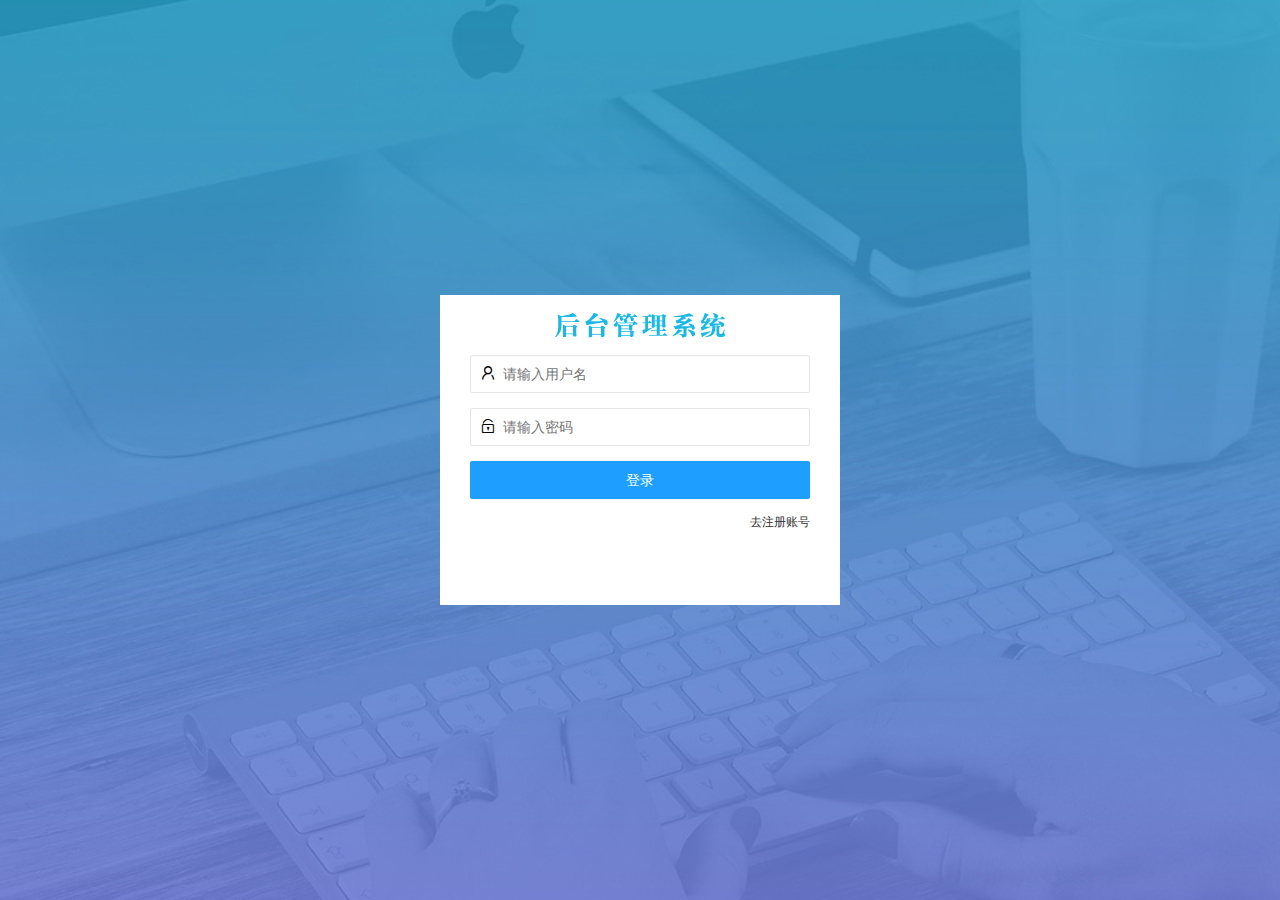
<file: login.html>
<!DOCTYPE html>
<html lang="en">
<head>
    <meta charset="UTF-8">
    <meta name="viewport" content="width=device-width, initial-scale=1.0">
    <title>Document</title>
    <link rel="stylesheet" href="/layui/css/layui.css">
    <link rel="stylesheet" href="/css/login.css">
</head>
<body>
    <div class="bg"></div>
    <!-- 登录注册区域 -->
    <div class="loginAndRegBox">
        <div class="title-box"></div>
        <!-- 登录的div -->
        <div class="login-box">
          <!-- 登录的表单 -->
          <form class="layui-form" id="form_login">
            <!-- 用户名 -->
            <div class="layui-form-item">
              <i class="layui-icon layui-icon-username"></i>
              <input type="text" name="username" required lay-verify="required" placeholder="请输入用户名" autocomplete="off" class="layui-input" />
            </div>
            <!-- 密码 -->
            <div class="layui-form-item">
              <i class="layui-icon layui-icon-password"></i>
              <input type="password" name="password" lay-verify="pass" required lay-verify="required|pwd" placeholder="请输入密码" autocomplete="off" class="layui-input" />
            </div>
            <!-- 登录按钮 -->
            <div class="layui-form-item">
              <!-- 注意：表单提交按钮和普通按钮的区别，就是 lay-submit 属性 -->
              <button class="layui-btn layui-btn-fluid layui-btn-normal" lay-submit>登录</button>
            </div>
            <div class="layui-form-item links">
              <a href="javascript:;" id="link_reg">去注册账号</a>
            </div>
          </form>
        </div>
        <!-- 注册的div -->
        <div class="reg-box">
          <!-- 注册的表单 -->
          <form class="layui-form" id="form_reg">
            <!-- 用户名 -->
            <div class="layui-form-item">
              <i class="layui-icon layui-icon-username"></i>
              <input type="text" name="username" required lay-verify="required" placeholder="请输入用户名" autocomplete="off" class="layui-input" />
            </div>
            <!-- 密码 -->
            <div class="layui-form-item">
              <i class="layui-icon layui-icon-password"></i>
              <input type="password" name="password" required lay-verify="required|pwd" placeholder="请输入密码" autocomplete="off" class="layui-input" />
            </div>
            <!-- 密码确认框 -->
            <div class="layui-form-item">
              <i class="layui-icon layui-icon-password"></i>
              <input type="password" name="repassword" required lay-verify="required|pwd|repwd" placeholder="再次确认密码" autocomplete="off" class="layui-input" />
            </div>
            <!-- 注册按钮 -->
            <div class="layui-form-item">
              <!-- 注意：表单提交按钮和普通按钮的区别，就是 lay-submit 属性 -->
              <button class="layui-btn layui-btn-fluid layui-btn-normal" lay-submit>注册</button>
            </div>
            <div class="layui-form-item links">
              <a href="javascript:;" id="link_login">去登录</a>
            </div>
          </form>
        </div>
      </div>
</body>
<script src="/layui/layui.all.js"></script>
<script src="/js/jquery.js"></script>
<script src="/js/baseAPI.js"></script>
<script src="/js/login.js"></script>
</html>
</file>
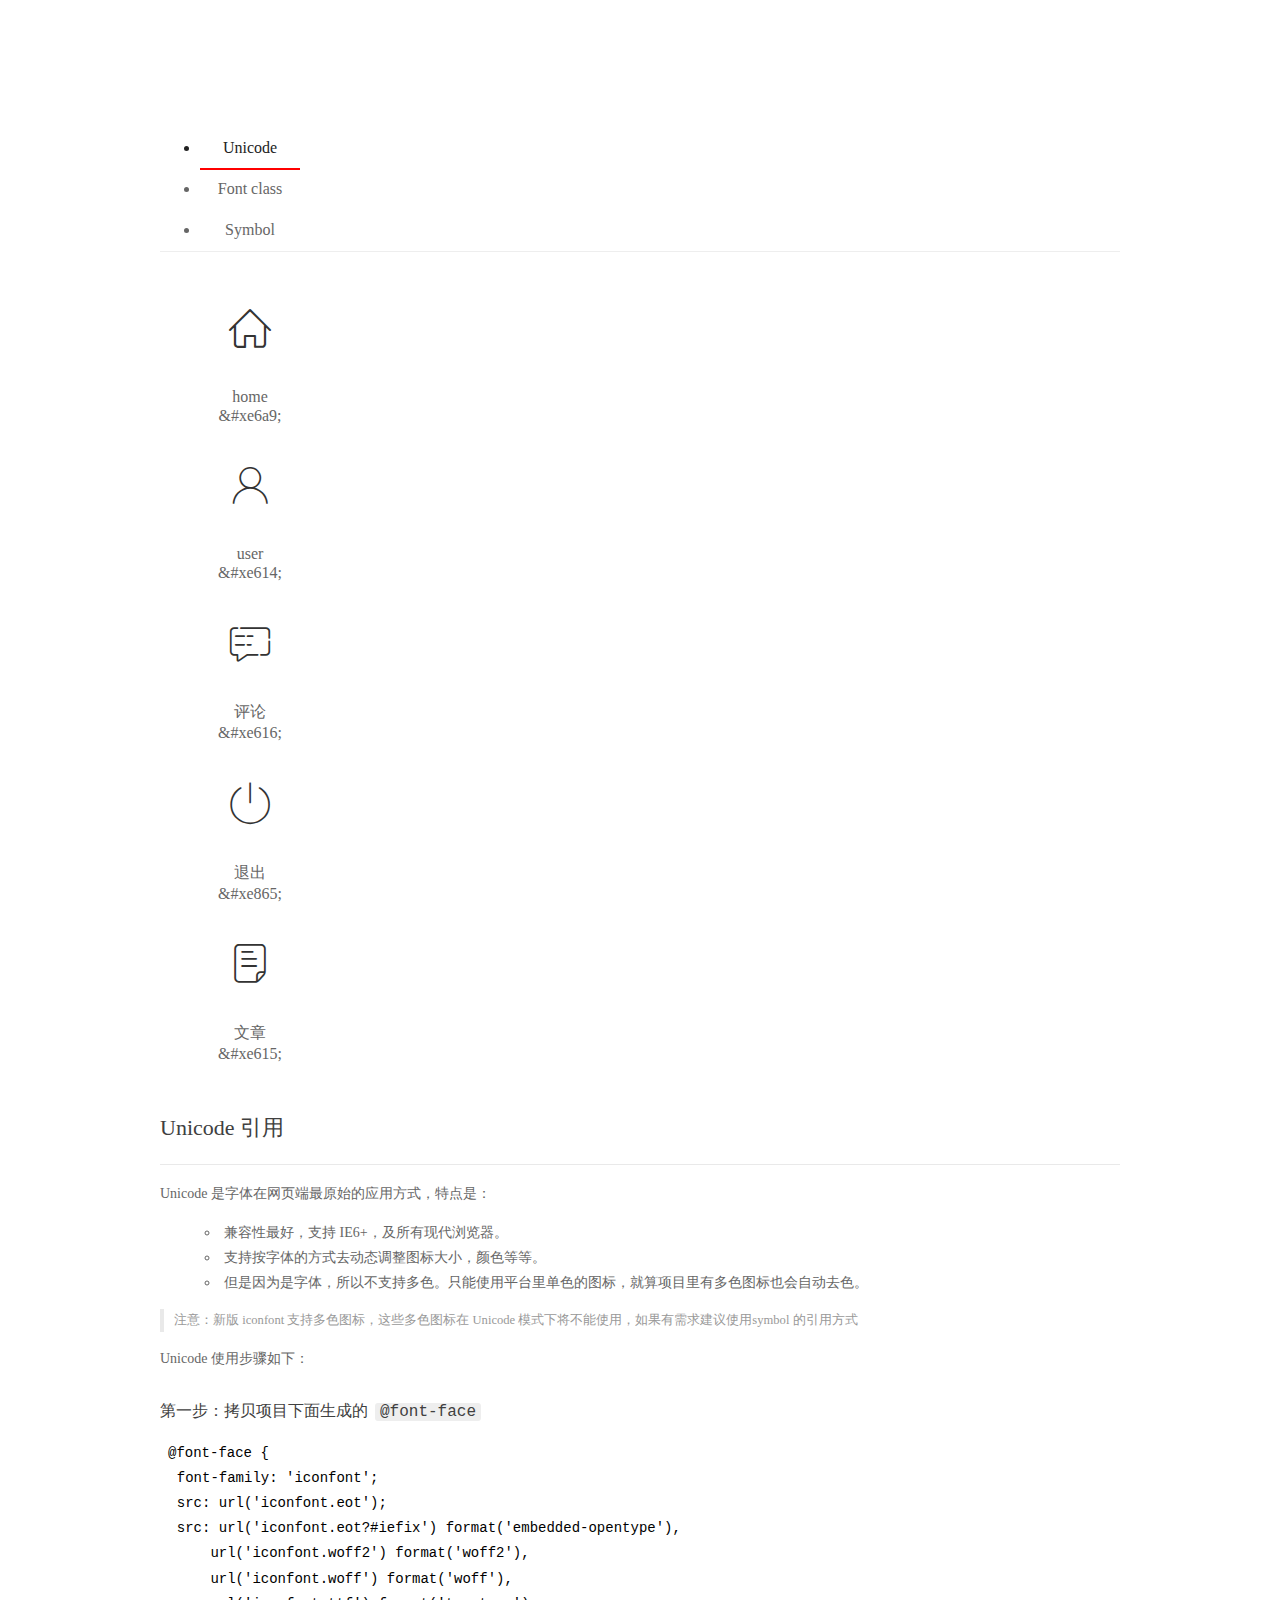
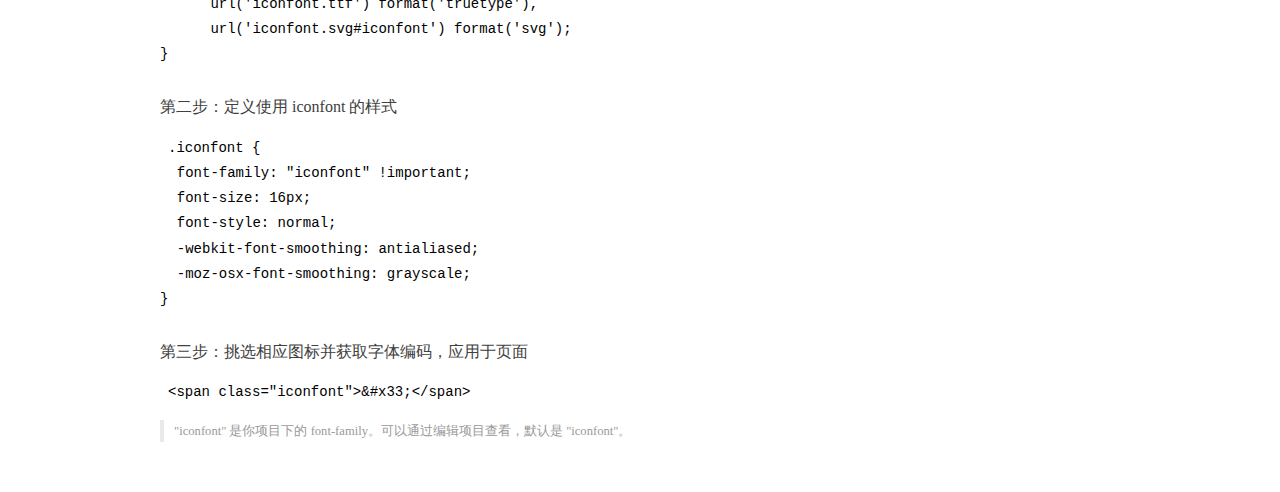
<file: fonts/demo_index.html>
<!DOCTYPE html>
<html>
<head>
  <meta charset="utf-8"/>
  <title>IconFont Demo</title>
  <link rel="shortcut icon" href="https://gtms04.alicdn.com/tps/i4/TB1_oz6GVXXXXaFXpXXJDFnIXXX-64-64.ico" type="image/x-icon"/>
  <link rel="stylesheet" href="https://g.alicdn.com/thx/cube/1.3.2/cube.min.css">
  <link rel="stylesheet" href="demo.css">
  <link rel="stylesheet" href="iconfont.css">
  <script src="iconfont.js"></script>
  <!-- jQuery -->
  <script src="https://a1.alicdn.com/oss/uploads/2018/12/26/7bfddb60-08e8-11e9-9b04-53e73bb6408b.js"></script>
  <!-- 代码高亮 -->
  <script src="https://a1.alicdn.com/oss/uploads/2018/12/26/a3f714d0-08e6-11e9-8a15-ebf944d7534c.js"></script>
</head>
<body>
  <div class="main">
    <h1 class="logo"><a href="https://www.iconfont.cn/" title="iconfont 首页" target="_blank">&#xe86b;</a></h1>
    <div class="nav-tabs">
      <ul id="tabs" class="dib-box">
        <li class="dib active"><span>Unicode</span></li>
        <li class="dib"><span>Font class</span></li>
        <li class="dib"><span>Symbol</span></li>
      </ul>
      
    </div>
    <div class="tab-container">
      <div class="content unicode" style="display: block;">
          <ul class="icon_lists dib-box">
          
            <li class="dib">
              <span class="icon iconfont">&#xe6a9;</span>
                <div class="name">home</div>
                <div class="code-name">&amp;#xe6a9;</div>
              </li>
          
            <li class="dib">
              <span class="icon iconfont">&#xe614;</span>
                <div class="name">user</div>
                <div class="code-name">&amp;#xe614;</div>
              </li>
          
            <li class="dib">
              <span class="icon iconfont">&#xe616;</span>
                <div class="name">评论</div>
                <div class="code-name">&amp;#xe616;</div>
              </li>
          
            <li class="dib">
              <span class="icon iconfont">&#xe865;</span>
                <div class="name">退出</div>
                <div class="code-name">&amp;#xe865;</div>
              </li>
          
            <li class="dib">
              <span class="icon iconfont">&#xe615;</span>
                <div class="name">文章</div>
                <div class="code-name">&amp;#xe615;</div>
              </li>
          
          </ul>
          <div class="article markdown">
          <h2 id="unicode-">Unicode 引用</h2>
          <hr>

          <p>Unicode 是字体在网页端最原始的应用方式，特点是：</p>
          <ul>
            <li>兼容性最好，支持 IE6+，及所有现代浏览器。</li>
            <li>支持按字体的方式去动态调整图标大小，颜色等等。</li>
            <li>但是因为是字体，所以不支持多色。只能使用平台里单色的图标，就算项目里有多色图标也会自动去色。</li>
          </ul>
          <blockquote>
            <p>注意：新版 iconfont 支持多色图标，这些多色图标在 Unicode 模式下将不能使用，如果有需求建议使用symbol 的引用方式</p>
          </blockquote>
          <p>Unicode 使用步骤如下：</p>
          <h3 id="-font-face">第一步：拷贝项目下面生成的 <code>@font-face</code></h3>
<pre><code class="language-css"
>@font-face {
  font-family: 'iconfont';
  src: url('iconfont.eot');
  src: url('iconfont.eot?#iefix') format('embedded-opentype'),
      url('iconfont.woff2') format('woff2'),
      url('iconfont.woff') format('woff'),
      url('iconfont.ttf') format('truetype'),
      url('iconfont.svg#iconfont') format('svg');
}
</code></pre>
          <h3 id="-iconfont-">第二步：定义使用 iconfont 的样式</h3>
<pre><code class="language-css"
>.iconfont {
  font-family: "iconfont" !important;
  font-size: 16px;
  font-style: normal;
  -webkit-font-smoothing: antialiased;
  -moz-osx-font-smoothing: grayscale;
}
</code></pre>
          <h3 id="-">第三步：挑选相应图标并获取字体编码，应用于页面</h3>
<pre>
<code class="language-html"
>&lt;span class="iconfont"&gt;&amp;#x33;&lt;/span&gt;
</code></pre>
          <blockquote>
            <p>"iconfont" 是你项目下的 font-family。可以通过编辑项目查看，默认是 "iconfont"。</p>
          </blockquote>
          </div>
      </div>
      <div class="content font-class">
        <ul class="icon_lists dib-box">
          
          <li class="dib">
            <span class="icon iconfont icon-home"></span>
            <div class="name">
              home
            </div>
            <div class="code-name">.icon-home
            </div>
          </li>
          
          <li class="dib">
            <span class="icon iconfont icon-user"></span>
            <div class="name">
              user
            </div>
            <div class="code-name">.icon-user
            </div>
          </li>
          
          <li class="dib">
            <span class="icon iconfont icon-pinglun"></span>
            <div class="name">
              评论
            </div>
            <div class="code-name">.icon-pinglun
            </div>
          </li>
          
          <li class="dib">
            <span class="icon iconfont icon-tuichu"></span>
            <div class="name">
              退出
            </div>
            <div class="code-name">.icon-tuichu
            </div>
          </li>
          
          <li class="dib">
            <span class="icon iconfont icon-16"></span>
            <div class="name">
              文章
            </div>
            <div class="code-name">.icon-16
            </div>
          </li>
          
        </ul>
        <div class="article markdown">
        <h2 id="font-class-">font-class 引用</h2>
        <hr>

        <p>font-class 是 Unicode 使用方式的一种变种，主要是解决 Unicode 书写不直观，语意不明确的问题。</p>
        <p>与 Unicode 使用方式相比，具有如下特点：</p>
        <ul>
          <li>兼容性良好，支持 IE8+，及所有现代浏览器。</li>
          <li>相比于 Unicode 语意明确，书写更直观。可以很容易分辨这个 icon 是什么。</li>
          <li>因为使用 class 来定义图标，所以当要替换图标时，只需要修改 class 里面的 Unicode 引用。</li>
          <li>不过因为本质上还是使用的字体，所以多色图标还是不支持的。</li>
        </ul>
        <p>使用步骤如下：</p>
        <h3 id="-fontclass-">第一步：引入项目下面生成的 fontclass 代码：</h3>
<pre><code class="language-html">&lt;link rel="stylesheet" href="./iconfont.css"&gt;
</code></pre>
        <h3 id="-">第二步：挑选相应图标并获取类名，应用于页面：</h3>
<pre><code class="language-html">&lt;span class="iconfont icon-xxx"&gt;&lt;/span&gt;
</code></pre>
        <blockquote>
          <p>"
            iconfont" 是你项目下的 font-family。可以通过编辑项目查看，默认是 "iconfont"。</p>
        </blockquote>
      </div>
      </div>
      <div class="content symbol">
          <ul class="icon_lists dib-box">
          
            <li class="dib">
                <svg class="icon svg-icon" aria-hidden="true">
                  <use xlink:href="#icon-home"></use>
                </svg>
                <div class="name">home</div>
                <div class="code-name">#icon-home</div>
            </li>
          
            <li class="dib">
                <svg class="icon svg-icon" aria-hidden="true">
                  <use xlink:href="#icon-user"></use>
                </svg>
                <div class="name">user</div>
                <div class="code-name">#icon-user</div>
            </li>
          
            <li class="dib">
                <svg class="icon svg-icon" aria-hidden="true">
                  <use xlink:href="#icon-pinglun"></use>
                </svg>
                <div class="name">评论</div>
                <div class="code-name">#icon-pinglun</div>
            </li>
          
            <li class="dib">
                <svg class="icon svg-icon" aria-hidden="true">
                  <use xlink:href="#icon-tuichu"></use>
                </svg>
                <div class="name">退出</div>
                <div class="code-name">#icon-tuichu</div>
            </li>
          
            <li class="dib">
                <svg class="icon svg-icon" aria-hidden="true">
                  <use xlink:href="#icon-16"></use>
                </svg>
                <div class="name">文章</div>
                <div class="code-name">#icon-16</div>
            </li>
          
          </ul>
          <div class="article markdown">
          <h2 id="symbol-">Symbol 引用</h2>
          <hr>

          <p>这是一种全新的使用方式，应该说这才是未来的主流，也是平台目前推荐的用法。相关介绍可以参考这篇<a href="">文章</a>
            这种用法其实是做了一个 SVG 的集合，与另外两种相比具有如下特点：</p>
          <ul>
            <li>支持多色图标了，不再受单色限制。</li>
            <li>通过一些技巧，支持像字体那样，通过 <code>font-size</code>, <code>color</code> 来调整样式。</li>
            <li>兼容性较差，支持 IE9+，及现代浏览器。</li>
            <li>浏览器渲染 SVG 的性能一般，还不如 png。</li>
          </ul>
          <p>使用步骤如下：</p>
          <h3 id="-symbol-">第一步：引入项目下面生成的 symbol 代码：</h3>
<pre><code class="language-html">&lt;script src="./iconfont.js"&gt;&lt;/script&gt;
</code></pre>
          <h3 id="-css-">第二步：加入通用 CSS 代码（引入一次就行）：</h3>
<pre><code class="language-html">&lt;style&gt;
.icon {
  width: 1em;
  height: 1em;
  vertical-align: -0.15em;
  fill: currentColor;
  overflow: hidden;
}
&lt;/style&gt;
</code></pre>
          <h3 id="-">第三步：挑选相应图标并获取类名，应用于页面：</h3>
<pre><code class="language-html">&lt;svg class="icon" aria-hidden="true"&gt;
  &lt;use xlink:href="#icon-xxx"&gt;&lt;/use&gt;
&lt;/svg&gt;
</code></pre>
          </div>
      </div>

    </div>
  </div>
  <script>
  $(document).ready(function () {
      $('.tab-container .content:first').show()

      $('#tabs li').click(function (e) {
        var tabContent = $('.tab-container .content')
        var index = $(this).index()

        if ($(this).hasClass('active')) {
          return
        } else {
          $('#tabs li').removeClass('active')
          $(this).addClass('active')

          tabContent.hide().eq(index).fadeIn()
        }
      })
    })
  </script>
</body>
</html>
</file>
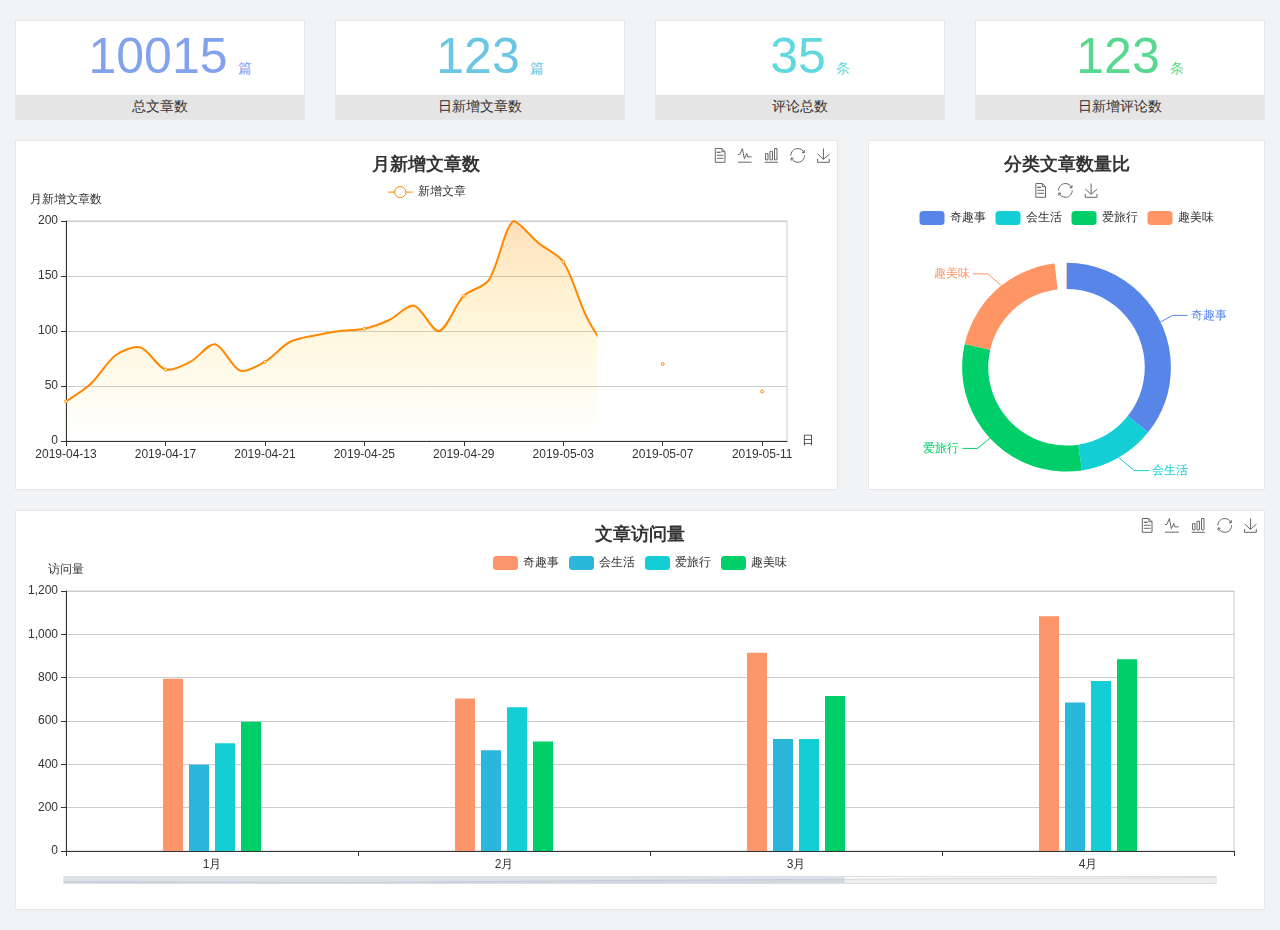
<file: home/dashboard.html>
<!DOCTYPE html>
<html lang="en">

<head>
  <meta charset="UTF-8">
  <meta name="viewport" content="width=device-width, initial-scale=1.0">
  <meta http-equiv="X-UA-Compatible" content="ie=edge">
  <title>图表统计</title>
  <link rel="stylesheet" href="../css/bootstrap.css" />
  <link rel="stylesheet" href="../css/main.css" />
  <script src="../js/jquery.js"></script>
  <script type="text/javascript" src="../js/echarts.min.js"></script>
</head>

<body>
  <div class="container-fluid">
    <div class="row spannel_list">
      <div class="col-sm-3 col-xs-6">
        <div class="spannel">
          <em>10015</em><span>篇</span>
          <b>总文章数</b>
        </div>
      </div>
      <div class="col-sm-3 col-xs-6">
        <div class="spannel scolor01">
          <em>123</em><span>篇</span>
          <b>日新增文章数</b>
        </div>
      </div>
      <div class="col-sm-3 col-xs-6">
        <div class="spannel scolor02">
          <em>35</em><span>条</span>
          <b>评论总数</b>
        </div>
      </div>
      <div class="col-sm-3 col-xs-6">
        <div class="spannel scolor03">
          <em>123</em><span>条</span>
          <b>日新增评论数</b>
        </div>
      </div>
    </div>
  </div>

  <div class="container-fluid">
    <div class="row curve-pie">
      <div class="col-lg-8 col-md-8">
        <div class="gragh_pannel" id="curve_show"></div>
      </div>
      <div class="col-lg-4 col-md-4">
        <div class="gragh_pannel" id="pie_show"></div>
      </div>
    </div>
  </div>

  <div class="container-fluid">
    <div class="column_pannel" id="column_show"></div>
  </div>

  <script>
    var oChart = echarts.init(document.getElementById('curve_show'));
    var aList_all = [
      { 'count': 36, 'date': '2019-04-13' },
      { 'count': 52, 'date': '2019-04-14' },
      { 'count': 78, 'date': '2019-04-15' },
      { 'count': 85, 'date': '2019-04-16' },
      { 'count': 65, 'date': '2019-04-17' },
      { 'count': 72, 'date': '2019-04-18' },
      { 'count': 88, 'date': '2019-04-19' },
      { 'count': 64, 'date': '2019-04-20' },
      { 'count': 72, 'date': '2019-04-21' },
      { 'count': 90, 'date': '2019-04-22' },
      { 'count': 96, 'date': '2019-04-23' },
      { 'count': 100, 'date': '2019-04-24' },
      { 'count': 102, 'date': '2019-04-25' },
      { 'count': 110, 'date': '2019-04-26' },
      { 'count': 123, 'date': '2019-04-27' },
      { 'count': 100, 'date': '2019-04-28' },
      { 'count': 132, 'date': '2019-04-29' },
      { 'count': 146, 'date': '2019-04-30' },
      { 'count': 200, 'date': '2019-05-01' },
      { 'count': 180, 'date': '2019-05-02' },
      { 'count': 163, 'date': '2019-05-03' },
      { 'count': 110, 'date': '2019-05-04' },
      { 'count': 80, 'date': '2019-05-05' },
      { 'count': 82, 'date': '2019-05-06' },
      { 'count': 70, 'date': '2019-05-07' },
      { 'count': 65, 'date': '2019-05-08' },
      { 'count': 54, 'date': '2019-05-09' },
      { 'count': 40, 'date': '2019-05-10' },
      { 'count': 45, 'date': '2019-05-11' },
      { 'count': 38, 'date': '2019-05-12' },
    ];

    let aCount = [];
    let aDate = [];

    for (var i = 0; i < aList_all.length; i++) {
      aCount.push(aList_all[i].count);
      aDate.push(aList_all[i].date);
    }

    var chartopt = {
      title: {
        text: '月新增文章数',
        left: 'center',
        top: '10'
      },
      tooltip: {
        trigger: 'axis'
      },
      legend: {
        data: ['新增文章'],
        top: '40'
      },
      toolbox: {
        show: true,
        feature: {
          mark: { show: true },
          dataView: { show: true, readOnly: false },
          magicType: { show: true, type: ['line', 'bar'] },
          restore: { show: true },
          saveAsImage: { show: true }
        }
      },
      calculable: true,
      xAxis: [
        {
          name: '日',
          type: 'category',
          boundaryGap: false,
          data: aDate
        }
      ],
      yAxis: [
        {
          name: '月新增文章数',
          type: 'value'
        }
      ],
      series: [
        {
          name: '新增文章',
          type: 'line',
          smooth: true,
          itemStyle: { normal: { areaStyle: { type: 'default' }, color: '#f80' }, lineStyle: { color: '#f80' } },
          data: aCount
        }],
      areaStyle: {
        normal: {
          color: new echarts.graphic.LinearGradient(0, 0, 0, 1, [{
            offset: 0,
            color: 'rgba(255,136,0,0.39)'
          }, {
            offset: .34,
            color: 'rgba(255,180,0,0.25)'
          }, {
            offset: 1,
            color: 'rgba(255,222,0,0.00)'
          }])

        }
      },
      grid: {
        show: true,
        x: 50,
        x2: 50,
        y: 80,
        height: 220
      }
    };

    oChart.setOption(chartopt);


    var oPie = echarts.init(document.getElementById('pie_show'));
    var oPieopt =
    {
      title: {
        top: 10,
        text: '分类文章数量比',
        x: 'center'
      },
      tooltip: {
        trigger: 'item',
        formatter: "{a} <br/>{b} : {c} ({d}%)"
      },
      color: ['#5885e8', '#13cfd5', '#00ce68', '#ff9565'],
      legend: {
        x: 'center',
        top: 65,
        data: ['奇趣事', '会生活', '爱旅行', '趣美味']
      },
      toolbox: {
        show: true,
        x: 'center',
        top: 35,
        feature: {
          mark: { show: true },
          dataView: { show: true, readOnly: false },
          magicType: {
            show: true,
            type: ['pie', 'funnel'],
            option: {
              funnel: {
                x: '25%',
                width: '50%',
                funnelAlign: 'left',
                max: 1548
              }
            }
          },
          restore: { show: true },
          saveAsImage: { show: true }
        }
      },
      calculable: true,
      series: [
        {
          name: '访问来源',
          type: 'pie',
          radius: ['45%', '60%'],
          center: ['50%', '65%'],
          data: [
            { value: 300, name: '奇趣事' },
            { value: 100, name: '会生活' },
            { value: 260, name: '爱旅行' },
            { value: 180, name: '趣美味' }
          ]
        }
      ]
    };
    oPie.setOption(oPieopt);



    var oColumn = this.echarts.init(document.getElementById('column_show'));
    var oColumnopt =
    {
      title: {
        text: '文章访问量',
        left: 'center',
        top: '10'
      },
      tooltip: {
        trigger: 'axis'
      },
      legend: {
        data: ['奇趣事', '会生活', '爱旅行', '趣美味'],
        top: '40'
      },
      toolbox: {
        show: true,
        feature: {
          mark: { show: true },
          dataView: { show: true, readOnly: false },
          magicType: { show: true, type: ['line', 'bar'] },
          restore: { show: true },
          saveAsImage: { show: true }
        }
      },
      calculable: true,
      xAxis: [
        {
          type: 'category',
          data: ['1月', '2月', '3月', '4月', '5月']
        }
      ],
      yAxis: [
        {
          name: '访问量',
          type: 'value'
        }
      ],
      series: [
        {
          name: '奇趣事',
          type: 'bar',
          barWidth: 20,
          itemStyle: {
            normal: { areaStyle: { type: 'default' }, color: '#fd956a' }
          },
          data: [800, 708, 920, 1090, 1200]
        },
        {
          name: '会生活',
          type: 'bar',
          barWidth: 20,
          itemStyle: {
            normal: { areaStyle: { type: 'default' }, color: '#2bb6db' }
          },
          data: [400, 468, 520, 690, 800]
        },
        {
          name: '爱旅行',
          type: 'bar',
          barWidth: 20,
          itemStyle: {
            normal: { areaStyle: { type: 'default' }, color: '#13cfd5' }
          },
          data: [500, 668, 520, 790, 900]
        },
        {
          name: '趣美味',
          type: 'bar',
          barWidth: 20,
          itemStyle: {
            normal: { areaStyle: { type: 'default' }, color: '#00ce68' }
          },
          data: [600, 508, 720, 890, 1000]
        }
      ],
      grid: {
        show: true,
        x: 50,
        x2: 30,
        y: 80,
        height: 260
      },
      dataZoom: [//给x轴设置滚动条
        {
          start: 0,//默认为0
          end: 100 - 1000 / 31,//默认为100
          type: 'slider',
          show: true,
          xAxisIndex: [0],
          handleSize: 0,//滑动条的 左右2个滑动条的大小
          height: 8,//组件高度
          left: 45, //左边的距离
          right: 50,//右边的距离
          bottom: 26,//右边的距离
          handleColor: '#ddd',//h滑动图标的颜色
          handleStyle: {
            borderColor: "#cacaca",
            borderWidth: "1",
            shadowBlur: 2,
            background: "#ddd",
            shadowColor: "#ddd",
          }
        }]
    };
    oColumn.setOption(oColumnopt);
  </script>
</body>

</html>
</file>
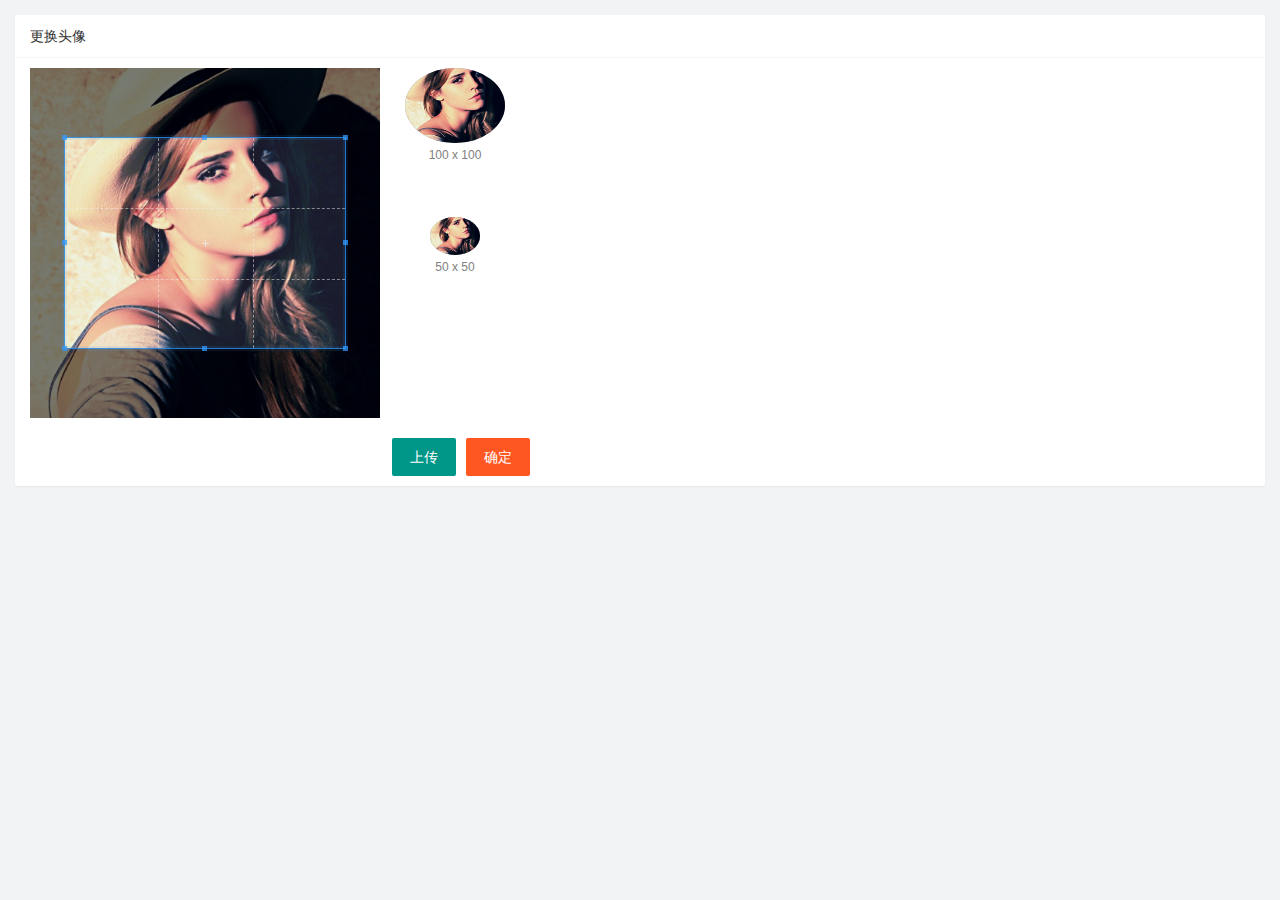
<file: user/user_avatar.html>
<!DOCTYPE html>
<html lang="en">
  <head>
    <meta charset="UTF-8" />
    <meta name="viewport" content="width=device-width, initial-scale=1.0" />
    <title>Document</title>
    <link rel="stylesheet" href="/layui/css/layui.css" />
    <link rel="stylesheet" href="/cropper/cropper.css" />
    <link rel="stylesheet" href="/css/user/user_avatar.css" />
  </head>
  <body>
    <!-- 卡片区域 -->
    <div class="layui-card">
      <div class="layui-card-header">更换头像</div>
      <div class="layui-card-body">
        <!-- 第一行的图片裁剪和预览区域 -->
        <div class="row1">
          <!-- 图片裁剪区域 -->
          <div class="cropper-box">
            <!-- 这个 img 标签很重要，将来会把它初始化为裁剪区域 -->
            <img id="image" src="../images/sample.jpg" />
          </div>
          <!-- 图片的预览区域 -->
          <div class="preview-box">
            <div>
              <!-- 宽高为 100px 的预览区域 -->
              <div class="img-preview w100"></div>
              <p class="size">100 x 100</p>
            </div>
            <div>
              <!-- 宽高为 50px 的预览区域 -->
              <div class="img-preview w50"></div>
              <p class="size">50 x 50</p>
            </div>
          </div>
        </div>

        <!-- 第二行的按钮区域 -->
        <div class="row2">
          <!-- 通过 accept 属性，可以指定，允许用户选择什么类型的文件 -->
          <input type="file" id="file" accept="image/png,image/jpeg" />
          <button type="button" class="layui-btn" id="btnChooseImage">上传</button>
          <button type="button" class="layui-btn layui-btn-danger" id="btnUpload">确定</button>
        </div>
      </div>
    </div>

    <script src="../layui/layui.all.js"></script>
    <script src="../js/jquery.js"></script>
    <script src="../cropper/Cropper.js"></script>
    <script src="../cropper/jquery-cropper.js"></script>
    <script src="../js/baseAPI.js"></script>
    <script src="../js/user/user_avatar.js"></script>
  </body>
</html>
</file>
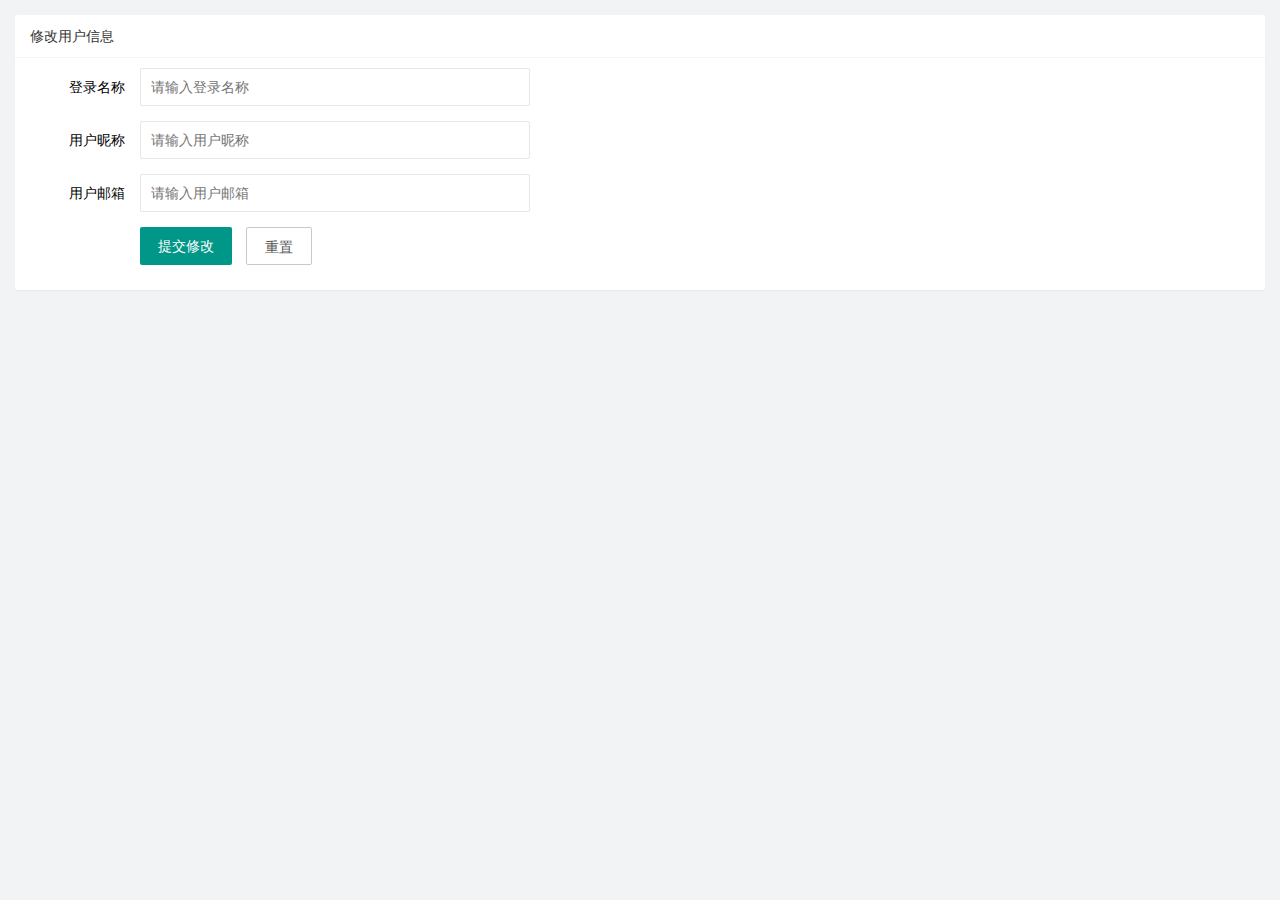
<file: user/user_info.html>
<!DOCTYPE html>
<html lang="en">
  <head>
    <meta charset="UTF-8" />
    <meta name="viewport" content="width=device-width, initial-scale=1.0" />
    <title>Document</title>
    <!-- 导入 layui 的样式 -->
    <link rel="stylesheet" href="../layui/css/layui.css" />
    <!-- 导入自己的样式 -->
    <link rel="stylesheet" href="../css/user/user_info.css" />
  </head>
  <body>
    <!-- 卡片区域 -->
    <div class="layui-card">
      <div class="layui-card-header">修改用户信息</div>
      <div class="layui-card-body">
        <!-- form 表单区域 -->
        <form class="layui-form" lay-filter="formUserInfo">
          <!-- 这是隐藏域 -->
          <input type="hidden" name="id" value="" />
          <div class="layui-form-item">
            <label class="layui-form-label">登录名称</label>
            <div class="layui-input-block">
              <input type="text" name="username" required lay-verify="required" placeholder="请输入登录名称" autocomplete="off" class="layui-input" readonly />
            </div>
          </div>
          <div class="layui-form-item">
            <label class="layui-form-label">用户昵称</label>
            <div class="layui-input-block">
              <input type="text" name="nickname" required lay-verify="required|nickname" placeholder="请输入用户昵称" autocomplete="off" class="layui-input" />
            </div>
          </div>
          <div class="layui-form-item">
            <label class="layui-form-label">用户邮箱</label>
            <div class="layui-input-block">
              <input type="text" name="email" required lay-verify="required|email" placeholder="请输入用户邮箱" autocomplete="off" class="layui-input" />
            </div>
          </div>
          <div class="layui-form-item">
            <div class="layui-input-block">
              <button class="layui-btn" lay-submit lay-filter="formDemo">提交修改</button>
              <button type="reset" class="layui-btn layui-btn-primary" id="btnReset">重置</button>
            </div>
          </div>
        </form>
      </div>
    </div>

    <!-- 导入 layui 的 js -->
    <script src="../layui/layui.all.js"></script>
    <!-- 导入 jquery -->
    <script src="../js/jquery.js"></script>
    <!-- 导入 baseAPI -->
    <script src="../js/baseAPI.js"></script>
    <!-- 导入自己的 js -->
    <script src="../js/user/user_info.js"></script>
  </body>
</html>
</file>
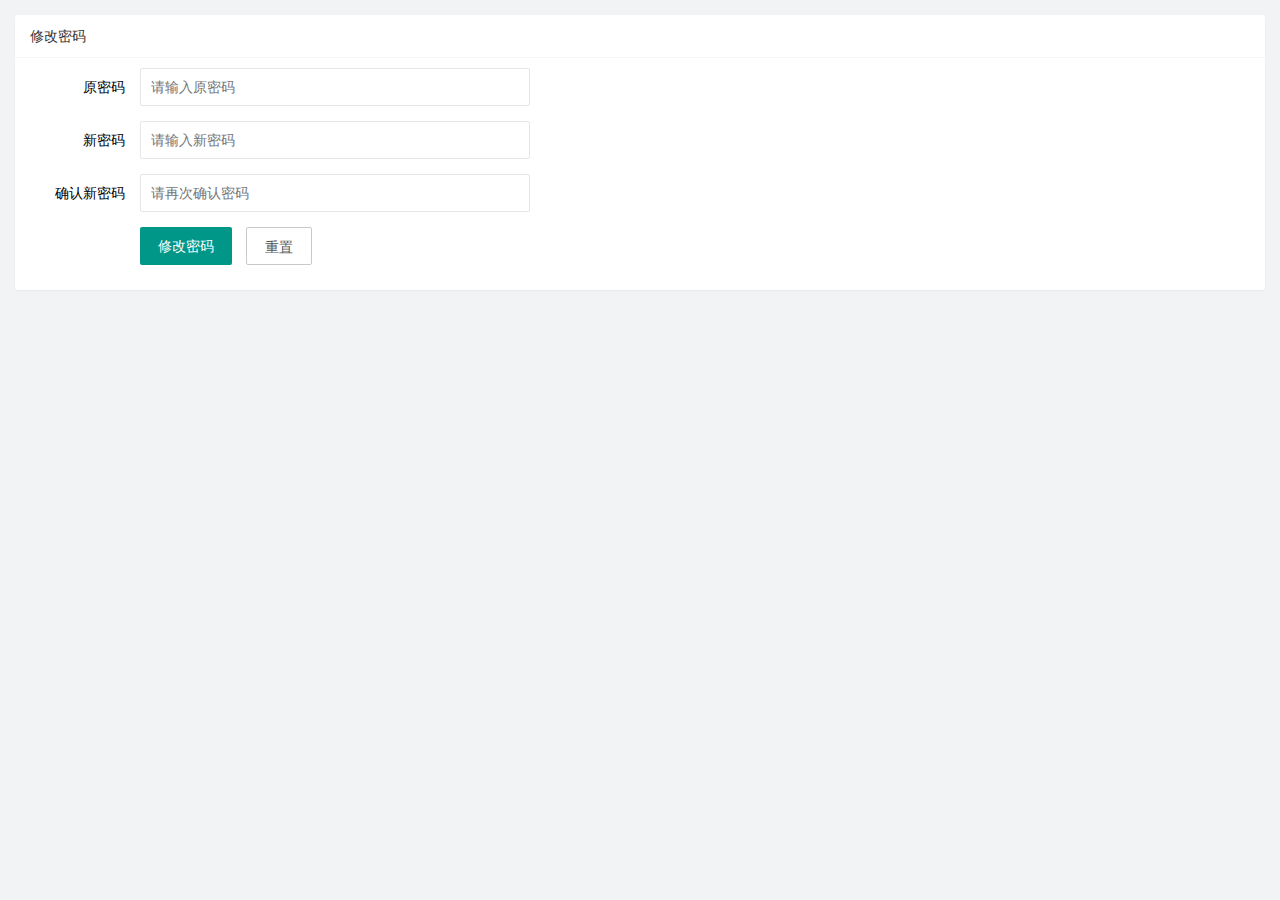
<file: user/user_pwd.html>
<!DOCTYPE html>
<html lang="en">
  <head>
    <meta charset="UTF-8" />
    <meta name="viewport" content="width=device-width, initial-scale=1.0" />
    <title>Document</title>
    <link rel="stylesheet" href="../layui/css/layui.css" />
    <link rel="stylesheet" href="../css/user/user_pwd.css" />
  </head>
  <body>
    <!-- 卡片区域 -->
    <div class="layui-card">
      <div class="layui-card-header">修改密码</div>
      <div class="layui-card-body">
        <form class="layui-form">
          <div class="layui-form-item">
            <label class="layui-form-label">原密码</label>
            <div class="layui-input-block">
              <input type="password" name="oldPwd" required lay-verify="required|pwd" placeholder="请输入原密码" autocomplete="off" class="layui-input" />
            </div>
          </div>
          <div class="layui-form-item">
            <label class="layui-form-label">新密码</label>
            <div class="layui-input-block">
              <input type="password" name="newPwd" required lay-verify="required|pwd|samePwd" placeholder="请输入新密码" autocomplete="off" class="layui-input" />
            </div>
          </div>
          <div class="layui-form-item">
            <label class="layui-form-label">确认新密码</label>
            <div class="layui-input-block">
              <input type="password" name="rePwd" required lay-verify="required|pwd|rePwd" placeholder="请再次确认密码" autocomplete="off" class="layui-input" />
            </div>
          </div>
          <div class="layui-form-item">
            <div class="layui-input-block">
              <button class="layui-btn" lay-submit lay-filter="formDemo">修改密码</button>
              <button type="reset" class="layui-btn layui-btn-primary">重置</button>
            </div>
          </div>
        </form>
      </div>
    </div>

    <!-- 导入 layui 的 js -->
    <script src="../layui/layui.all.js"></script>
    <!-- 导入 jQuery -->
    <script src="../js/jquery.js"></script>
    <!-- 导入 baseAPI -->
    <script src="../js/baseAPI.js"></script>
    <!-- 导入自己的 js -->
    <script src="../js/user/user_pwd.js"></script>
  </body>
</html>
</file>
<file: layui/css/layui.css>
/** layui-v2.5.5 MIT License By https://www.layui.com */
 .layui-inline,img{display:inline-block;vertical-align:middle}h1,h2,h3,h4,h5,h6{font-weight:400}.layui-edge,.layui-header,.layui-inline,.layui-main{position:relative}.layui-body,.layui-edge,.layui-elip{overflow:hidden}.layui-btn,.layui-edge,.layui-inline,img{vertical-align:middle}.layui-btn,.layui-disabled,.layui-icon,.layui-unselect{-moz-user-select:none;-webkit-user-select:none;-ms-user-select:none}.layui-elip,.layui-form-checkbox span,.layui-form-pane .layui-form-label{text-overflow:ellipsis;white-space:nowrap}.layui-breadcrumb,.layui-tree-btnGroup{visibility:hidden}blockquote,body,button,dd,div,dl,dt,form,h1,h2,h3,h4,h5,h6,input,li,ol,p,pre,td,textarea,th,ul{margin:0;padding:0;-webkit-tap-highlight-color:rgba(0,0,0,0)}a:active,a:hover{outline:0}img{border:none}li{list-style:none}table{border-collapse:collapse;border-spacing:0}h4,h5,h6{font-size:100%}button,input,optgroup,option,select,textarea{font-family:inherit;font-size:inherit;font-style:inherit;font-weight:inherit;outline:0}pre{white-space:pre-wrap;white-space:-moz-pre-wrap;white-space:-pre-wrap;white-space:-o-pre-wrap;word-wrap:break-word}body{line-height:24px;font:14px Helvetica Neue,Helvetica,PingFang SC,Tahoma,Arial,sans-serif}hr{height:1px;margin:10px 0;border:0;clear:both}a{color:#333;text-decoration:none}a:hover{color:#777}a cite{font-style:normal;*cursor:pointer}.layui-border-box,.layui-border-box *{box-sizing:border-box}.layui-box,.layui-box *{box-sizing:content-box}.layui-clear{clear:both;*zoom:1}.layui-clear:after{content:'\20';clear:both;*zoom:1;display:block;height:0}.layui-inline{*display:inline;*zoom:1}.layui-edge{display:inline-block;width:0;height:0;border-width:6px;border-style:dashed;border-color:transparent}.layui-edge-top{top:-4px;border-bottom-color:#999;border-bottom-style:solid}.layui-edge-right{border-left-color:#999;border-left-style:solid}.layui-edge-bottom{top:2px;border-top-color:#999;border-top-style:solid}.layui-edge-left{border-right-color:#999;border-right-style:solid}.layui-disabled,.layui-disabled:hover{color:#d2d2d2!important;cursor:not-allowed!important}.layui-circle{border-radius:100%}.layui-show{display:block!important}.layui-hide{display:none!important}@font-face{font-family:layui-icon;src:url(../font/iconfont.eot?v=250);src:url(../font/iconfont.eot?v=250#iefix) format('embedded-opentype'),url(../font/iconfont.woff2?v=250) format('woff2'),url(../font/iconfont.woff?v=250) format('woff'),url(../font/iconfont.ttf?v=250) format('truetype'),url(../font/iconfont.svg?v=250#layui-icon) format('svg')}.layui-icon{font-family:layui-icon!important;font-size:16px;font-style:normal;-webkit-font-smoothing:antialiased;-moz-osx-font-smoothing:grayscale}.layui-icon-reply-fill:before{content:"\e611"}.layui-icon-set-fill:before{content:"\e614"}.layui-icon-menu-fill:before{content:"\e60f"}.layui-icon-search:before{content:"\e615"}.layui-icon-share:before{content:"\e641"}.layui-icon-set-sm:before{content:"\e620"}.layui-icon-engine:before{content:"\e628"}.layui-icon-close:before{content:"\1006"}.layui-icon-close-fill:before{content:"\1007"}.layui-icon-chart-screen:before{content:"\e629"}.layui-icon-star:before{content:"\e600"}.layui-icon-circle-dot:before{content:"\e617"}.layui-icon-chat:before{content:"\e606"}.layui-icon-release:before{content:"\e609"}.layui-icon-list:before{content:"\e60a"}.layui-icon-chart:before{content:"\e62c"}.layui-icon-ok-circle:before{content:"\1005"}.layui-icon-layim-theme:before{content:"\e61b"}.layui-icon-table:before{content:"\e62d"}.layui-icon-right:before{content:"\e602"}.layui-icon-left:before{content:"\e603"}.layui-icon-cart-simple:before{content:"\e698"}.layui-icon-face-cry:before{content:"\e69c"}.layui-icon-face-smile:before{content:"\e6af"}.layui-icon-survey:before{content:"\e6b2"}.layui-icon-tree:before{content:"\e62e"}.layui-icon-upload-circle:before{content:"\e62f"}.layui-icon-add-circle:before{content:"\e61f"}.layui-icon-download-circle:before{content:"\e601"}.layui-icon-templeate-1:before{content:"\e630"}.layui-icon-util:before{content:"\e631"}.layui-icon-face-surprised:before{content:"\e664"}.layui-icon-edit:before{content:"\e642"}.layui-icon-speaker:before{content:"\e645"}.layui-icon-down:before{content:"\e61a"}.layui-icon-file:before{content:"\e621"}.layui-icon-layouts:before{content:"\e632"}.layui-icon-rate-half:before{content:"\e6c9"}.layui-icon-add-circle-fine:before{content:"\e608"}.layui-icon-prev-circle:before{content:"\e633"}.layui-icon-read:before{content:"\e705"}.layui-icon-404:before{content:"\e61c"}.layui-icon-carousel:before{content:"\e634"}.layui-icon-help:before{content:"\e607"}.layui-icon-code-circle:before{content:"\e635"}.layui-icon-water:before{content:"\e636"}.layui-icon-username:before{content:"\e66f"}.layui-icon-find-fill:before{content:"\e670"}.layui-icon-about:before{content:"\e60b"}.layui-icon-location:before{content:"\e715"}.layui-icon-up:before{content:"\e619"}.layui-icon-pause:before{content:"\e651"}.layui-icon-date:before{content:"\e637"}.layui-icon-layim-uploadfile:before{content:"\e61d"}.layui-icon-delete:before{content:"\e640"}.layui-icon-play:before{content:"\e652"}.layui-icon-top:before{content:"\e604"}.layui-icon-friends:before{content:"\e612"}.layui-icon-refresh-3:before{content:"\e9aa"}.layui-icon-ok:before{content:"\e605"}.layui-icon-layer:before{content:"\e638"}.layui-icon-face-smile-fine:before{content:"\e60c"}.layui-icon-dollar:before{content:"\e659"}.layui-icon-group:before{content:"\e613"}.layui-icon-layim-download:before{content:"\e61e"}.layui-icon-picture-fine:before{content:"\e60d"}.layui-icon-link:before{content:"\e64c"}.layui-icon-diamond:before{content:"\e735"}.layui-icon-log:before{content:"\e60e"}.layui-icon-rate-solid:before{content:"\e67a"}.layui-icon-fonts-del:before{content:"\e64f"}.layui-icon-unlink:before{content:"\e64d"}.layui-icon-fonts-clear:before{content:"\e639"}.layui-icon-triangle-r:before{content:"\e623"}.layui-icon-circle:before{content:"\e63f"}.layui-icon-radio:before{content:"\e643"}.layui-icon-align-center:before{content:"\e647"}.layui-icon-align-right:before{content:"\e648"}.layui-icon-align-left:before{content:"\e649"}.layui-icon-loading-1:before{content:"\e63e"}.layui-icon-return:before{content:"\e65c"}.layui-icon-fonts-strong:before{content:"\e62b"}.layui-icon-upload:before{content:"\e67c"}.layui-icon-dialogue:before{content:"\e63a"}.layui-icon-video:before{content:"\e6ed"}.layui-icon-headset:before{content:"\e6fc"}.layui-icon-cellphone-fine:before{content:"\e63b"}.layui-icon-add-1:before{content:"\e654"}.layui-icon-face-smile-b:before{content:"\e650"}.layui-icon-fonts-html:before{content:"\e64b"}.layui-icon-form:before{content:"\e63c"}.layui-icon-cart:before{content:"\e657"}.layui-icon-camera-fill:before{content:"\e65d"}.layui-icon-tabs:before{content:"\e62a"}.layui-icon-fonts-code:before{content:"\e64e"}.layui-icon-fire:before{content:"\e756"}.layui-icon-set:before{content:"\e716"}.layui-icon-fonts-u:before{content:"\e646"}.layui-icon-triangle-d:before{content:"\e625"}.layui-icon-tips:before{content:"\e702"}.layui-icon-picture:before{content:"\e64a"}.layui-icon-more-vertical:before{content:"\e671"}.layui-icon-flag:before{content:"\e66c"}.layui-icon-loading:before{content:"\e63d"}.layui-icon-fonts-i:before{content:"\e644"}.layui-icon-refresh-1:before{content:"\e666"}.layui-icon-rmb:before{content:"\e65e"}.layui-icon-home:before{content:"\e68e"}.layui-icon-user:before{content:"\e770"}.layui-icon-notice:before{content:"\e667"}.layui-icon-login-weibo:before{content:"\e675"}.layui-icon-voice:before{content:"\e688"}.layui-icon-upload-drag:before{content:"\e681"}.layui-icon-login-qq:before{content:"\e676"}.layui-icon-snowflake:before{content:"\e6b1"}.layui-icon-file-b:before{content:"\e655"}.layui-icon-template:before{content:"\e663"}.layui-icon-auz:before{content:"\e672"}.layui-icon-console:before{content:"\e665"}.layui-icon-app:before{content:"\e653"}.layui-icon-prev:before{content:"\e65a"}.layui-icon-website:before{content:"\e7ae"}.layui-icon-next:before{content:"\e65b"}.layui-icon-component:before{content:"\e857"}.layui-icon-more:before{content:"\e65f"}.layui-icon-login-wechat:before{content:"\e677"}.layui-icon-shrink-right:before{content:"\e668"}.layui-icon-spread-left:before{content:"\e66b"}.layui-icon-camera:before{content:"\e660"}.layui-icon-note:before{content:"\e66e"}.layui-icon-refresh:before{content:"\e669"}.layui-icon-female:before{content:"\e661"}.layui-icon-male:before{content:"\e662"}.layui-icon-password:before{content:"\e673"}.layui-icon-senior:before{content:"\e674"}.layui-icon-theme:before{content:"\e66a"}.layui-icon-tread:before{content:"\e6c5"}.layui-icon-praise:before{content:"\e6c6"}.layui-icon-star-fill:before{content:"\e658"}.layui-icon-rate:before{content:"\e67b"}.layui-icon-template-1:before{content:"\e656"}.layui-icon-vercode:before{content:"\e679"}.layui-icon-cellphone:before{content:"\e678"}.layui-icon-screen-full:before{content:"\e622"}.layui-icon-screen-restore:before{content:"\e758"}.layui-icon-cols:before{content:"\e610"}.layui-icon-export:before{content:"\e67d"}.layui-icon-print:before{content:"\e66d"}.layui-icon-slider:before{content:"\e714"}.layui-icon-addition:before{content:"\e624"}.layui-icon-subtraction:before{content:"\e67e"}.layui-icon-service:before{content:"\e626"}.layui-icon-transfer:before{content:"\e691"}.layui-main{width:1140px;margin:0 auto}.layui-header{z-index:1000;height:60px}.layui-header a:hover{transition:all .5s;-webkit-transition:all .5s}.layui-side{position:fixed;left:0;top:0;bottom:0;z-index:999;width:200px;overflow-x:hidden}.layui-side-scroll{position:relative;width:220px;height:100%;overflow-x:hidden}.layui-body{position:absolute;left:200px;right:0;top:0;bottom:0;z-index:998;width:auto;overflow-y:auto;box-sizing:border-box}.layui-layout-body{overflow:hidden}.layui-layout-admin .layui-header{background-color:#23262E}.layui-layout-admin .layui-side{top:60px;width:200px;overflow-x:hidden}.layui-layout-admin .layui-body{position:fixed;top:60px;bottom:44px}.layui-layout-admin .layui-main{width:auto;margin:0 15px}.layui-layout-admin .layui-footer{position:fixed;left:200px;right:0;bottom:0;height:44px;line-height:44px;padding:0 15px;background-color:#eee}.layui-layout-admin .layui-logo{position:absolute;left:0;top:0;width:200px;height:100%;line-height:60px;text-align:center;color:#009688;font-size:16px}.layui-layout-admin .layui-header .layui-nav{background:0 0}.layui-layout-left{position:absolute!important;left:200px;top:0}.layui-layout-right{position:absolute!important;right:0;top:0}.layui-container{position:relative;margin:0 auto;padding:0 15px;box-sizing:border-box}.layui-fluid{position:relative;margin:0 auto;padding:0 15px}.layui-row:after,.layui-row:before{content:'';display:block;clear:both}.layui-col-lg1,.layui-col-lg10,.layui-col-lg11,.layui-col-lg12,.layui-col-lg2,.layui-col-lg3,.layui-col-lg4,.layui-col-lg5,.layui-col-lg6,.layui-col-lg7,.layui-col-lg8,.layui-col-lg9,.layui-col-md1,.layui-col-md10,.layui-col-md11,.layui-col-md12,.layui-col-md2,.layui-col-md3,.layui-col-md4,.layui-col-md5,.layui-col-md6,.layui-col-md7,.layui-col-md8,.layui-col-md9,.layui-col-sm1,.layui-col-sm10,.layui-col-sm11,.layui-col-sm12,.layui-col-sm2,.layui-col-sm3,.layui-col-sm4,.layui-col-sm5,.layui-col-sm6,.layui-col-sm7,.layui-col-sm8,.layui-col-sm9,.layui-col-xs1,.layui-col-xs10,.layui-col-xs11,.layui-col-xs12,.layui-col-xs2,.layui-col-xs3,.layui-col-xs4,.layui-col-xs5,.layui-col-xs6,.layui-col-xs7,.layui-col-xs8,.layui-col-xs9{position:relative;display:block;box-sizing:border-box}.layui-col-xs1,.layui-col-xs10,.layui-col-xs11,.layui-col-xs12,.layui-col-xs2,.layui-col-xs3,.layui-col-xs4,.layui-col-xs5,.layui-col-xs6,.layui-col-xs7,.layui-col-xs8,.layui-col-xs9{float:left}.layui-col-xs1{width:8.33333333%}.layui-col-xs2{width:16.66666667%}.layui-col-xs3{width:25%}.layui-col-xs4{width:33.33333333%}.layui-col-xs5{width:41.66666667%}.layui-col-xs6{width:50%}.layui-col-xs7{width:58.33333333%}.layui-col-xs8{width:66.66666667%}.layui-col-xs9{width:75%}.layui-col-xs10{width:83.33333333%}.layui-col-xs11{width:91.66666667%}.layui-col-xs12{width:100%}.layui-col-xs-offset1{margin-left:8.33333333%}.layui-col-xs-offset2{margin-left:16.66666667%}.layui-col-xs-offset3{margin-left:25%}.layui-col-xs-offset4{margin-left:33.33333333%}.layui-col-xs-offset5{margin-left:41.66666667%}.layui-col-xs-offset6{margin-left:50%}.layui-col-xs-offset7{margin-left:58.33333333%}.layui-col-xs-offset8{margin-left:66.66666667%}.layui-col-xs-offset9{margin-left:75%}.layui-col-xs-offset10{margin-left:83.33333333%}.layui-col-xs-offset11{margin-left:91.66666667%}.layui-col-xs-offset12{margin-left:100%}@media screen and (max-width:768px){.layui-hide-xs{display:none!important}.layui-show-xs-block{display:block!important}.layui-show-xs-inline{display:inline!important}.layui-show-xs-inline-block{display:inline-block!important}}@media screen and (min-width:768px){.layui-container{width:750px}.layui-hide-sm{display:none!important}.layui-show-sm-block{display:block!important}.layui-show-sm-inline{display:inline!important}.layui-show-sm-inline-block{display:inline-block!important}.layui-col-sm1,.layui-col-sm10,.layui-col-sm11,.layui-col-sm12,.layui-col-sm2,.layui-col-sm3,.layui-col-sm4,.layui-col-sm5,.layui-col-sm6,.layui-col-sm7,.layui-col-sm8,.layui-col-sm9{float:left}.layui-col-sm1{width:8.33333333%}.layui-col-sm2{width:16.66666667%}.layui-col-sm3{width:25%}.layui-col-sm4{width:33.33333333%}.layui-col-sm5{width:41.66666667%}.layui-col-sm6{width:50%}.layui-col-sm7{width:58.33333333%}.layui-col-sm8{width:66.66666667%}.layui-col-sm9{width:75%}.layui-col-sm10{width:83.33333333%}.layui-col-sm11{width:91.66666667%}.layui-col-sm12{width:100%}.layui-col-sm-offset1{margin-left:8.33333333%}.layui-col-sm-offset2{margin-left:16.66666667%}.layui-col-sm-offset3{margin-left:25%}.layui-col-sm-offset4{margin-left:33.33333333%}.layui-col-sm-offset5{margin-left:41.66666667%}.layui-col-sm-offset6{margin-left:50%}.layui-col-sm-offset7{margin-left:58.33333333%}.layui-col-sm-offset8{margin-left:66.66666667%}.layui-col-sm-offset9{margin-left:75%}.layui-col-sm-offset10{margin-left:83.33333333%}.layui-col-sm-offset11{margin-left:91.66666667%}.layui-col-sm-offset12{margin-left:100%}}@media screen and (min-width:992px){.layui-container{width:970px}.layui-hide-md{display:none!important}.layui-show-md-block{display:block!important}.layui-show-md-inline{display:inline!important}.layui-show-md-inline-block{display:inline-block!important}.layui-col-md1,.layui-col-md10,.layui-col-md11,.layui-col-md12,.layui-col-md2,.layui-col-md3,.layui-col-md4,.layui-col-md5,.layui-col-md6,.layui-col-md7,.layui-col-md8,.layui-col-md9{float:left}.layui-col-md1{width:8.33333333%}.layui-col-md2{width:16.66666667%}.layui-col-md3{width:25%}.layui-col-md4{width:33.33333333%}.layui-col-md5{width:41.66666667%}.layui-col-md6{width:50%}.layui-col-md7{width:58.33333333%}.layui-col-md8{width:66.66666667%}.layui-col-md9{width:75%}.layui-col-md10{width:83.33333333%}.layui-col-md11{width:91.66666667%}.layui-col-md12{width:100%}.layui-col-md-offset1{margin-left:8.33333333%}.layui-col-md-offset2{margin-left:16.66666667%}.layui-col-md-offset3{margin-left:25%}.layui-col-md-offset4{margin-left:33.33333333%}.layui-col-md-offset5{margin-left:41.66666667%}.layui-col-md-offset6{margin-left:50%}.layui-col-md-offset7{margin-left:58.33333333%}.layui-col-md-offset8{margin-left:66.66666667%}.layui-col-md-offset9{margin-left:75%}.layui-col-md-offset10{margin-left:83.33333333%}.layui-col-md-offset11{margin-left:91.66666667%}.layui-col-md-offset12{margin-left:100%}}@media screen and (min-width:1200px){.layui-container{width:1170px}.layui-hide-lg{display:none!important}.layui-show-lg-block{display:block!important}.layui-show-lg-inline{display:inline!important}.layui-show-lg-inline-block{display:inline-block!important}.layui-col-lg1,.layui-col-lg10,.layui-col-lg11,.layui-col-lg12,.layui-col-lg2,.layui-col-lg3,.layui-col-lg4,.layui-col-lg5,.layui-col-lg6,.layui-col-lg7,.layui-col-lg8,.layui-col-lg9{float:left}.layui-col-lg1{width:8.33333333%}.layui-col-lg2{width:16.66666667%}.layui-col-lg3{width:25%}.layui-col-lg4{width:33.33333333%}.layui-col-lg5{width:41.66666667%}.layui-col-lg6{width:50%}.layui-col-lg7{width:58.33333333%}.layui-col-lg8{width:66.66666667%}.layui-col-lg9{width:75%}.layui-col-lg10{width:83.33333333%}.layui-col-lg11{width:91.66666667%}.layui-col-lg12{width:100%}.layui-col-lg-offset1{margin-left:8.33333333%}.layui-col-lg-offset2{margin-left:16.66666667%}.layui-col-lg-offset3{margin-left:25%}.layui-col-lg-offset4{margin-left:33.33333333%}.layui-col-lg-offset5{margin-left:41.66666667%}.layui-col-lg-offset6{margin-left:50%}.layui-col-lg-offset7{margin-left:58.33333333%}.layui-col-lg-offset8{margin-left:66.66666667%}.layui-col-lg-offset9{margin-left:75%}.layui-col-lg-offset10{margin-left:83.33333333%}.layui-col-lg-offset11{margin-left:91.66666667%}.layui-col-lg-offset12{margin-left:100%}}.layui-col-space1{margin:-.5px}.layui-col-space1>*{padding:.5px}.layui-col-space3{margin:-1.5px}.layui-col-space3>*{padding:1.5px}.layui-col-space5{margin:-2.5px}.layui-col-space5>*{padding:2.5px}.layui-col-space8{margin:-3.5px}.layui-col-space8>*{padding:3.5px}.layui-col-space10{margin:-5px}.layui-col-space10>*{padding:5px}.layui-col-space12{margin:-6px}.layui-col-space12>*{padding:6px}.layui-col-space15{margin:-7.5px}.layui-col-space15>*{padding:7.5px}.layui-col-space18{margin:-9px}.layui-col-space18>*{padding:9px}.layui-col-space20{margin:-10px}.layui-col-space20>*{padding:10px}.layui-col-space22{margin:-11px}.layui-col-space22>*{padding:11px}.layui-col-space25{margin:-12.5px}.layui-col-space25>*{padding:12.5px}.layui-col-space30{margin:-15px}.layui-col-space30>*{padding:15px}.layui-btn,.layui-input,.layui-select,.layui-textarea,.layui-upload-button{outline:0;-webkit-appearance:none;transition:all .3s;-webkit-transition:all .3s;box-sizing:border-box}.layui-elem-quote{margin-bottom:10px;padding:15px;line-height:22px;border-left:5px solid #009688;border-radius:0 2px 2px 0;background-color:#f2f2f2}.layui-quote-nm{border-style:solid;border-width:1px 1px 1px 5px;background:0 0}.layui-elem-field{margin-bottom:10px;padding:0;border-width:1px;border-style:solid}.layui-elem-field legend{margin-left:20px;padding:0 10px;font-size:20px;font-weight:300}.layui-field-title{margin:10px 0 20px;border-width:1px 0 0}.layui-field-box{padding:10px 15px}.layui-field-title .layui-field-box{padding:10px 0}.layui-progress{position:relative;height:6px;border-radius:20px;background-color:#e2e2e2}.layui-progress-bar{position:absolute;left:0;top:0;width:0;max-width:100%;height:6px;border-radius:20px;text-align:right;background-color:#5FB878;transition:all .3s;-webkit-transition:all .3s}.layui-progress-big,.layui-progress-big .layui-progress-bar{height:18px;line-height:18px}.layui-progress-text{position:relative;top:-20px;line-height:18px;font-size:12px;color:#666}.layui-progress-big .layui-progress-text{position:static;padding:0 10px;color:#fff}.layui-collapse{border-width:1px;border-style:solid;border-radius:2px}.layui-colla-content,.layui-colla-item{border-top-width:1px;border-top-style:solid}.layui-colla-item:first-child{border-top:none}.layui-colla-title{position:relative;height:42px;line-height:42px;padding:0 15px 0 35px;color:#333;background-color:#f2f2f2;cursor:pointer;font-size:14px;overflow:hidden}.layui-colla-content{display:none;padding:10px 15px;line-height:22px;color:#666}.layui-colla-icon{position:absolute;left:15px;top:0;font-size:14px}.layui-card{margin-bottom:15px;border-radius:2px;background-color:#fff;box-shadow:0 1px 2px 0 rgba(0,0,0,.05)}.layui-card:last-child{margin-bottom:0}.layui-card-header{position:relative;height:42px;line-height:42px;padding:0 15px;border-bottom:1px solid #f6f6f6;color:#333;border-radius:2px 2px 0 0;font-size:14px}.layui-bg-black,.layui-bg-blue,.layui-bg-cyan,.layui-bg-green,.layui-bg-orange,.layui-bg-red{color:#fff!important}.layui-card-body{position:relative;padding:10px 15px;line-height:24px}.layui-card-body[pad15]{padding:15px}.layui-card-body[pad20]{padding:20px}.layui-card-body .layui-table{margin:5px 0}.layui-card .layui-tab{margin:0}.layui-panel-window{position:relative;padding:15px;border-radius:0;border-top:5px solid #E6E6E6;background-color:#fff}.layui-auxiliar-moving{position:fixed;left:0;right:0;top:0;bottom:0;width:100%;height:100%;background:0 0;z-index:9999999999}.layui-form-label,.layui-form-mid,.layui-form-select,.layui-input-block,.layui-input-inline,.layui-textarea{position:relative}.layui-bg-red{background-color:#FF5722!important}.layui-bg-orange{background-color:#FFB800!important}.layui-bg-green{background-color:#009688!important}.layui-bg-cyan{background-color:#2F4056!important}.layui-bg-blue{background-color:#1E9FFF!important}.layui-bg-black{background-color:#393D49!important}.layui-bg-gray{background-color:#eee!important;color:#666!important}.layui-badge-rim,.layui-colla-content,.layui-colla-item,.layui-collapse,.layui-elem-field,.layui-form-pane .layui-form-item[pane],.layui-form-pane .layui-form-label,.layui-input,.layui-layedit,.layui-layedit-tool,.layui-quote-nm,.layui-select,.layui-tab-bar,.layui-tab-card,.layui-tab-title,.layui-tab-title .layui-this:after,.layui-textarea{border-color:#e6e6e6}.layui-timeline-item:before,hr{background-color:#e6e6e6}.layui-text{line-height:22px;font-size:14px;color:#666}.layui-text h1,.layui-text h2,.layui-text h3{font-weight:500;color:#333}.layui-text h1{font-size:30px}.layui-text h2{font-size:24px}.layui-text h3{font-size:18px}.layui-text a:not(.layui-btn){color:#01AAED}.layui-text a:not(.layui-btn):hover{text-decoration:underline}.layui-text ul{padding:5px 0 5px 15px}.layui-text ul li{margin-top:5px;list-style-type:disc}.layui-text em,.layui-word-aux{color:#999!important;padding:0 5px!important}.layui-btn{display:inline-block;height:38px;line-height:38px;padding:0 18px;background-color:#009688;color:#fff;white-space:nowrap;text-align:center;font-size:14px;border:none;border-radius:2px;cursor:pointer}.layui-btn:hover{opacity:.8;filter:alpha(opacity=80);color:#fff}.layui-btn:active{opacity:1;filter:alpha(opacity=100)}.layui-btn+.layui-btn{margin-left:10px}.layui-btn-container{font-size:0}.layui-btn-container .layui-btn{margin-right:10px;margin-bottom:10px}.layui-btn-container .layui-btn+.layui-btn{margin-left:0}.layui-table .layui-btn-container .layui-btn{margin-bottom:9px}.layui-btn-radius{border-radius:100px}.layui-btn .layui-icon{margin-right:3px;font-size:18px;vertical-align:bottom;vertical-align:middle\9}.layui-btn-primary{border:1px solid #C9C9C9;background-color:#fff;color:#555}.layui-btn-primary:hover{border-color:#009688;color:#333}.layui-btn-normal{background-color:#1E9FFF}.layui-btn-warm{background-color:#FFB800}.layui-btn-danger{background-color:#FF5722}.layui-btn-checked{background-color:#5FB878}.layui-btn-disabled,.layui-btn-disabled:active,.layui-btn-disabled:hover{border:1px solid #e6e6e6;background-color:#FBFBFB;color:#C9C9C9;cursor:not-allowed;opacity:1}.layui-btn-lg{height:44px;line-height:44px;padding:0 25px;font-size:16px}.layui-btn-sm{height:30px;line-height:30px;padding:0 10px;font-size:12px}.layui-btn-sm i{font-size:16px!important}.layui-btn-xs{height:22px;line-height:22px;padding:0 5px;font-size:12px}.layui-btn-xs i{font-size:14px!important}.layui-btn-group{display:inline-block;vertical-align:middle;font-size:0}.layui-btn-group .layui-btn{margin-left:0!important;margin-right:0!important;border-left:1px solid rgba(255,255,255,.5);border-radius:0}.layui-btn-group .layui-btn-primary{border-left:none}.layui-btn-group .layui-btn-primary:hover{border-color:#C9C9C9;color:#009688}.layui-btn-group .layui-btn:first-child{border-left:none;border-radius:2px 0 0 2px}.layui-btn-group .layui-btn-primary:first-child{border-left:1px solid #c9c9c9}.layui-btn-group .layui-btn:last-child{border-radius:0 2px 2px 0}.layui-btn-group .layui-btn+.layui-btn{margin-left:0}.layui-btn-group+.layui-btn-group{margin-left:10px}.layui-btn-fluid{width:100%}.layui-input,.layui-select,.layui-textarea{height:38px;line-height:1.3;line-height:38px\9;border-width:1px;border-style:solid;background-color:#fff;border-radius:2px}.layui-input::-webkit-input-placeholder,.layui-select::-webkit-input-placeholder,.layui-textarea::-webkit-input-placeholder{line-height:1.3}.layui-input,.layui-textarea{display:block;width:100%;padding-left:10px}.layui-input:hover,.layui-textarea:hover{border-color:#D2D2D2!important}.layui-input:focus,.layui-textarea:focus{border-color:#C9C9C9!important}.layui-textarea{min-height:100px;height:auto;line-height:20px;padding:6px 10px;resize:vertical}.layui-select{padding:0 10px}.layui-form input[type=checkbox],.layui-form input[type=radio],.layui-form select{display:none}.layui-form [lay-ignore]{display:initial}.layui-form-item{margin-bottom:15px;clear:both;*zoom:1}.layui-form-item:after{content:'\20';clear:both;*zoom:1;display:block;height:0}.layui-form-label{float:left;display:block;padding:9px 15px;width:80px;font-weight:400;line-height:20px;text-align:right}.layui-form-label-col{display:block;float:none;padding:9px 0;line-height:20px;text-align:left}.layui-form-item .layui-inline{margin-bottom:5px;margin-right:10px}.layui-input-block{margin-left:110px;min-height:36px}.layui-input-inline{display:inline-block;vertical-align:middle}.layui-form-item .layui-input-inline{float:left;width:190px;margin-right:10px}.layui-form-text .layui-input-inline{width:auto}.layui-form-mid{float:left;display:block;padding:9px 0!important;line-height:20px;margin-right:10px}.layui-form-danger+.layui-form-select .layui-input,.layui-form-danger:focus{border-color:#FF5722!important}.layui-form-select .layui-input{padding-right:30px;cursor:pointer}.layui-form-select .layui-edge{position:absolute;right:10px;top:50%;margin-top:-3px;cursor:pointer;border-width:6px;border-top-color:#c2c2c2;border-top-style:solid;transition:all .3s;-webkit-transition:all .3s}.layui-form-select dl{display:none;position:absolute;left:0;top:42px;padding:5px 0;z-index:899;min-width:100%;border:1px solid #d2d2d2;max-height:300px;overflow-y:auto;background-color:#fff;border-radius:2px;box-shadow:0 2px 4px rgba(0,0,0,.12);box-sizing:border-box}.layui-form-select dl dd,.layui-form-select dl dt{padding:0 10px;line-height:36px;white-space:nowrap;overflow:hidden;text-overflow:ellipsis}.layui-form-select dl dt{font-size:12px;color:#999}.layui-form-select dl dd{cursor:pointer}.layui-form-select dl dd:hover{background-color:#f2f2f2;-webkit-transition:.5s all;transition:.5s all}.layui-form-select .layui-select-group dd{padding-left:20px}.layui-form-select dl dd.layui-select-tips{padding-left:10px!important;color:#999}.layui-form-select dl dd.layui-this{background-color:#5FB878;color:#fff}.layui-form-checkbox,.layui-form-select dl dd.layui-disabled{background-color:#fff}.layui-form-selected dl{display:block}.layui-form-checkbox,.layui-form-checkbox *,.layui-form-switch{display:inline-block;vertical-align:middle}.layui-form-selected .layui-edge{margin-top:-9px;-webkit-transform:rotate(180deg);transform:rotate(180deg);margin-top:-3px\9}:root .layui-form-selected .layui-edge{margin-top:-9px\0/IE9}.layui-form-selectup dl{top:auto;bottom:42px}.layui-select-none{margin:5px 0;text-align:center;color:#999}.layui-select-disabled .layui-disabled{border-color:#eee!important}.layui-select-disabled .layui-edge{border-top-color:#d2d2d2}.layui-form-checkbox{position:relative;height:30px;line-height:30px;margin-right:10px;padding-right:30px;cursor:pointer;font-size:0;-webkit-transition:.1s linear;transition:.1s linear;box-sizing:border-box}.layui-form-checkbox span{padding:0 10px;height:100%;font-size:14px;border-radius:2px 0 0 2px;background-color:#d2d2d2;color:#fff;overflow:hidden}.layui-form-checkbox:hover span{background-color:#c2c2c2}.layui-form-checkbox i{position:absolute;right:0;top:0;width:30px;height:28px;border:1px solid #d2d2d2;border-left:none;border-radius:0 2px 2px 0;color:#fff;font-size:20px;text-align:center}.layui-form-checkbox:hover i{border-color:#c2c2c2;color:#c2c2c2}.layui-form-checked,.layui-form-checked:hover{border-color:#5FB878}.layui-form-checked span,.layui-form-checked:hover span{background-color:#5FB878}.layui-form-checked i,.layui-form-checked:hover i{color:#5FB878}.layui-form-item .layui-form-checkbox{margin-top:4px}.layui-form-checkbox[lay-skin=primary]{height:auto!important;line-height:normal!important;min-width:18px;min-height:18px;border:none!important;margin-right:0;padding-left:28px;padding-right:0;background:0 0}.layui-form-checkbox[lay-skin=primary] span{padding-left:0;padding-right:15px;line-height:18px;background:0 0;color:#666}.layui-form-checkbox[lay-skin=primary] i{right:auto;left:0;width:16px;height:16px;line-height:16px;border:1px solid #d2d2d2;font-size:12px;border-radius:2px;background-color:#fff;-webkit-transition:.1s linear;transition:.1s linear}.layui-form-checkbox[lay-skin=primary]:hover i{border-color:#5FB878;color:#fff}.layui-form-checked[lay-skin=primary] i{border-color:#5FB878!important;background-color:#5FB878;color:#fff}.layui-checkbox-disbaled[lay-skin=primary] span{background:0 0!important;color:#c2c2c2}.layui-checkbox-disbaled[lay-skin=primary]:hover i{border-color:#d2d2d2}.layui-form-item .layui-form-checkbox[lay-skin=primary]{margin-top:10px}.layui-form-switch{position:relative;height:22px;line-height:22px;min-width:35px;padding:0 5px;margin-top:8px;border:1px solid #d2d2d2;border-radius:20px;cursor:pointer;background-color:#fff;-webkit-transition:.1s linear;transition:.1s linear}.layui-form-switch i{position:absolute;left:5px;top:3px;width:16px;height:16px;border-radius:20px;background-color:#d2d2d2;-webkit-transition:.1s linear;transition:.1s linear}.layui-form-switch em{position:relative;top:0;width:25px;margin-left:21px;padding:0!important;text-align:center!important;color:#999!important;font-style:normal!important;font-size:12px}.layui-form-onswitch{border-color:#5FB878;background-color:#5FB878}.layui-checkbox-disbaled,.layui-checkbox-disbaled i{border-color:#e2e2e2!important}.layui-form-onswitch i{left:100%;margin-left:-21px;background-color:#fff}.layui-form-onswitch em{margin-left:5px;margin-right:21px;color:#fff!important}.layui-checkbox-disbaled span{background-color:#e2e2e2!important}.layui-checkbox-disbaled:hover i{color:#fff!important}[lay-radio]{display:none}.layui-form-radio,.layui-form-radio *{display:inline-block;vertical-align:middle}.layui-form-radio{line-height:28px;margin:6px 10px 0 0;padding-right:10px;cursor:pointer;font-size:0}.layui-form-radio *{font-size:14px}.layui-form-radio>i{margin-right:8px;font-size:22px;color:#c2c2c2}.layui-form-radio>i:hover,.layui-form-radioed>i{color:#5FB878}.layui-radio-disbaled>i{color:#e2e2e2!important}.layui-form-pane .layui-form-label{width:110px;padding:8px 15px;height:38px;line-height:20px;border-width:1px;border-style:solid;border-radius:2px 0 0 2px;text-align:center;background-color:#FBFBFB;overflow:hidden;box-sizing:border-box}.layui-form-pane .layui-input-inline{margin-left:-1px}.layui-form-pane .layui-input-block{margin-left:110px;left:-1px}.layui-form-pane .layui-input{border-radius:0 2px 2px 0}.layui-form-pane .layui-form-text .layui-form-label{float:none;width:100%;border-radius:2px;box-sizing:border-box;text-align:left}.layui-form-pane .layui-form-text .layui-input-inline{display:block;margin:0;top:-1px;clear:both}.layui-form-pane .layui-form-text .layui-input-block{margin:0;left:0;top:-1px}.layui-form-pane .layui-form-text .layui-textarea{min-height:100px;border-radius:0 0 2px 2px}.layui-form-pane .layui-form-checkbox{margin:4px 0 4px 10px}.layui-form-pane .layui-form-radio,.layui-form-pane .layui-form-switch{margin-top:6px;margin-left:10px}.layui-form-pane .layui-form-item[pane]{position:relative;border-width:1px;border-style:solid}.layui-form-pane .layui-form-item[pane] .layui-form-label{position:absolute;left:0;top:0;height:100%;border-width:0 1px 0 0}.layui-form-pane .layui-form-item[pane] .layui-input-inline{margin-left:110px}@media screen and (max-width:450px){.layui-form-item .layui-form-label{text-overflow:ellipsis;overflow:hidden;white-space:nowrap}.layui-form-item .layui-inline{display:block;margin-right:0;margin-bottom:20px;clear:both}.layui-form-item .layui-inline:after{content:'\20';clear:both;display:block;height:0}.layui-form-item .layui-input-inline{display:block;float:none;left:-3px;width:auto;margin:0 0 10px 112px}.layui-form-item .layui-input-inline+.layui-form-mid{margin-left:110px;top:-5px;padding:0}.layui-form-item .layui-form-checkbox{margin-right:5px;margin-bottom:5px}}.layui-layedit{border-width:1px;border-style:solid;border-radius:2px}.layui-layedit-tool{padding:3px 5px;border-bottom-width:1px;border-bottom-style:solid;font-size:0}.layedit-tool-fixed{position:fixed;top:0;border-top:1px solid #e2e2e2}.layui-layedit-tool .layedit-tool-mid,.layui-layedit-tool .layui-icon{display:inline-block;vertical-align:middle;text-align:center;font-size:14px}.layui-layedit-tool .layui-icon{position:relative;width:32px;height:30px;line-height:30px;margin:3px 5px;color:#777;cursor:pointer;border-radius:2px}.layui-layedit-tool .layui-icon:hover{color:#393D49}.layui-layedit-tool .layui-icon:active{color:#000}.layui-layedit-tool .layedit-tool-active{background-color:#e2e2e2;color:#000}.layui-layedit-tool .layui-disabled,.layui-layedit-tool .layui-disabled:hover{color:#d2d2d2;cursor:not-allowed}.layui-layedit-tool .layedit-tool-mid{width:1px;height:18px;margin:0 10px;background-color:#d2d2d2}.layedit-tool-html{width:50px!important;font-size:30px!important}.layedit-tool-b,.layedit-tool-code,.layedit-tool-help{font-size:16px!important}.layedit-tool-d,.layedit-tool-face,.layedit-tool-image,.layedit-tool-unlink{font-size:18px!important}.layedit-tool-image input{position:absolute;font-size:0;left:0;top:0;width:100%;height:100%;opacity:.01;filter:Alpha(opacity=1);cursor:pointer}.layui-layedit-iframe iframe{display:block;width:100%}#LAY_layedit_code{overflow:hidden}.layui-laypage{display:inline-block;*display:inline;*zoom:1;vertical-align:middle;margin:10px 0;font-size:0}.layui-laypage>a:first-child,.layui-laypage>a:first-child em{border-radius:2px 0 0 2px}.layui-laypage>a:last-child,.layui-laypage>a:last-child em{border-radius:0 2px 2px 0}.layui-laypage>:first-child{margin-left:0!important}.layui-laypage>:last-child{margin-right:0!important}.layui-laypage a,.layui-laypage button,.layui-laypage input,.layui-laypage select,.layui-laypage span{border:1px solid #e2e2e2}.layui-laypage a,.layui-laypage span{display:inline-block;*display:inline;*zoom:1;vertical-align:middle;padding:0 15px;height:28px;line-height:28px;margin:0 -1px 5px 0;background-color:#fff;color:#333;font-size:12px}.layui-flow-more a *,.layui-laypage input,.layui-table-view select[lay-ignore]{display:inline-block}.layui-laypage a:hover{color:#009688}.layui-laypage em{font-style:normal}.layui-laypage .layui-laypage-spr{color:#999;font-weight:700}.layui-laypage a{text-decoration:none}.layui-laypage .layui-laypage-curr{position:relative}.layui-laypage .layui-laypage-curr em{position:relative;color:#fff}.layui-laypage .layui-laypage-curr .layui-laypage-em{position:absolute;left:-1px;top:-1px;padding:1px;width:100%;height:100%;background-color:#009688}.layui-laypage-em{border-radius:2px}.layui-laypage-next em,.layui-laypage-prev em{font-family:Sim sun;font-size:16px}.layui-laypage .layui-laypage-count,.layui-laypage .layui-laypage-limits,.layui-laypage .layui-laypage-refresh,.layui-laypage .layui-laypage-skip{margin-left:10px;margin-right:10px;padding:0;border:none}.layui-laypage .layui-laypage-limits,.layui-laypage .layui-laypage-refresh{vertical-align:top}.layui-laypage .layui-laypage-refresh i{font-size:18px;cursor:pointer}.layui-laypage select{height:22px;padding:3px;border-radius:2px;cursor:pointer}.layui-laypage .layui-laypage-skip{height:30px;line-height:30px;color:#999}.layui-laypage button,.layui-laypage input{height:30px;line-height:30px;border-radius:2px;vertical-align:top;background-color:#fff;box-sizing:border-box}.layui-laypage input{width:40px;margin:0 10px;padding:0 3px;text-align:center}.layui-laypage input:focus,.layui-laypage select:focus{border-color:#009688!important}.layui-laypage button{margin-left:10px;padding:0 10px;cursor:pointer}.layui-table,.layui-table-view{margin:10px 0}.layui-flow-more{margin:10px 0;text-align:center;color:#999;font-size:14px}.layui-flow-more a{height:32px;line-height:32px}.layui-flow-more a *{vertical-align:top}.layui-flow-more a cite{padding:0 20px;border-radius:3px;background-color:#eee;color:#333;font-style:normal}.layui-flow-more a cite:hover{opacity:.8}.layui-flow-more a i{font-size:30px;color:#737383}.layui-table{width:100%;background-color:#fff;color:#666}.layui-table tr{transition:all .3s;-webkit-transition:all .3s}.layui-table th{text-align:left;font-weight:400}.layui-table tbody tr:hover,.layui-table thead tr,.layui-table-click,.layui-table-header,.layui-table-hover,.layui-table-mend,.layui-table-patch,.layui-table-tool,.layui-table-total,.layui-table-total tr,.layui-table[lay-even] tr:nth-child(even){background-color:#f2f2f2}.layui-table td,.layui-table th,.layui-table-col-set,.layui-table-fixed-r,.layui-table-grid-down,.layui-table-header,.layui-table-page,.layui-table-tips-main,.layui-table-tool,.layui-table-total,.layui-table-view,.layui-table[lay-skin=line],.layui-table[lay-skin=row]{border-width:1px;border-style:solid;border-color:#e6e6e6}.layui-table td,.layui-table th{position:relative;padding:9px 15px;min-height:20px;line-height:20px;font-size:14px}.layui-table[lay-skin=line] td,.layui-table[lay-skin=line] th{border-width:0 0 1px}.layui-table[lay-skin=row] td,.layui-table[lay-skin=row] th{border-width:0 1px 0 0}.layui-table[lay-skin=nob] td,.layui-table[lay-skin=nob] th{border:none}.layui-table img{max-width:100px}.layui-table[lay-size=lg] td,.layui-table[lay-size=lg] th{padding:15px 30px}.layui-table-view .layui-table[lay-size=lg] .layui-table-cell{height:40px;line-height:40px}.layui-table[lay-size=sm] td,.layui-table[lay-size=sm] th{font-size:12px;padding:5px 10px}.layui-table-view .layui-table[lay-size=sm] .layui-table-cell{height:20px;line-height:20px}.layui-table[lay-data]{display:none}.layui-table-box{position:relative;overflow:hidden}.layui-table-view .layui-table{position:relative;width:auto;margin:0}.layui-table-view .layui-table[lay-skin=line]{border-width:0 1px 0 0}.layui-table-view .layui-table[lay-skin=row]{border-width:0 0 1px}.layui-table-view .layui-table td,.layui-table-view .layui-table th{padding:5px 0;border-top:none;border-left:none}.layui-table-view .layui-table th.layui-unselect .layui-table-cell span{cursor:pointer}.layui-table-view .layui-table td{cursor:default}.layui-table-view .layui-table td[data-edit=text]{cursor:text}.layui-table-view .layui-form-checkbox[lay-skin=primary] i{width:18px;height:18px}.layui-table-view .layui-form-radio{line-height:0;padding:0}.layui-table-view .layui-form-radio>i{margin:0;font-size:20px}.layui-table-init{position:absolute;left:0;top:0;width:100%;height:100%;text-align:center;z-index:110}.layui-table-init .layui-icon{position:absolute;left:50%;top:50%;margin:-15px 0 0 -15px;font-size:30px;color:#c2c2c2}.layui-table-header{border-width:0 0 1px;overflow:hidden}.layui-table-header .layui-table{margin-bottom:-1px}.layui-table-tool .layui-inline[lay-event]{position:relative;width:26px;height:26px;padding:5px;line-height:16px;margin-right:10px;text-align:center;color:#333;border:1px solid #ccc;cursor:pointer;-webkit-transition:.5s all;transition:.5s all}.layui-table-tool .layui-inline[lay-event]:hover{border:1px solid #999}.layui-table-tool-temp{padding-right:120px}.layui-table-tool-self{position:absolute;right:17px;top:10px}.layui-table-tool .layui-table-tool-self .layui-inline[lay-event]{margin:0 0 0 10px}.layui-table-tool-panel{position:absolute;top:29px;left:-1px;padding:5px 0;min-width:150px;min-height:40px;border:1px solid #d2d2d2;text-align:left;overflow-y:auto;background-color:#fff;box-shadow:0 2px 4px rgba(0,0,0,.12)}.layui-table-cell,.layui-table-tool-panel li{overflow:hidden;text-overflow:ellipsis;white-space:nowrap}.layui-table-tool-panel li{padding:0 10px;line-height:30px;-webkit-transition:.5s all;transition:.5s all}.layui-table-tool-panel li .layui-form-checkbox[lay-skin=primary]{width:100%;padding-left:28px}.layui-table-tool-panel li:hover{background-color:#f2f2f2}.layui-table-tool-panel li .layui-form-checkbox[lay-skin=primary] i{position:absolute;left:0;top:0}.layui-table-tool-panel li .layui-form-checkbox[lay-skin=primary] span{padding:0}.layui-table-tool .layui-table-tool-self .layui-table-tool-panel{left:auto;right:-1px}.layui-table-col-set{position:absolute;right:0;top:0;width:20px;height:100%;border-width:0 0 0 1px;background-color:#fff}.layui-table-sort{width:10px;height:20px;margin-left:5px;cursor:pointer!important}.layui-table-sort .layui-edge{position:absolute;left:5px;border-width:5px}.layui-table-sort .layui-table-sort-asc{top:3px;border-top:none;border-bottom-style:solid;border-bottom-color:#b2b2b2}.layui-table-sort .layui-table-sort-asc:hover{border-bottom-color:#666}.layui-table-sort .layui-table-sort-desc{bottom:5px;border-bottom:none;border-top-style:solid;border-top-color:#b2b2b2}.layui-table-sort .layui-table-sort-desc:hover{border-top-color:#666}.layui-table-sort[lay-sort=asc] .layui-table-sort-asc{border-bottom-color:#000}.layui-table-sort[lay-sort=desc] .layui-table-sort-desc{border-top-color:#000}.layui-table-cell{height:28px;line-height:28px;padding:0 15px;position:relative;box-sizing:border-box}.layui-table-cell .layui-form-checkbox[lay-skin=primary]{top:-1px;padding:0}.layui-table-cell .layui-table-link{color:#01AAED}.laytable-cell-checkbox,.laytable-cell-numbers,.laytable-cell-radio,.laytable-cell-space{padding:0;text-align:center}.layui-table-body{position:relative;overflow:auto;margin-right:-1px;margin-bottom:-1px}.layui-table-body .layui-none{line-height:26px;padding:15px;text-align:center;color:#999}.layui-table-fixed{position:absolute;left:0;top:0;z-index:101}.layui-table-fixed .layui-table-body{overflow:hidden}.layui-table-fixed-l{box-shadow:0 -1px 8px rgba(0,0,0,.08)}.layui-table-fixed-r{left:auto;right:-1px;border-width:0 0 0 1px;box-shadow:-1px 0 8px rgba(0,0,0,.08)}.layui-table-fixed-r .layui-table-header{position:relative;overflow:visible}.layui-table-mend{position:absolute;right:-49px;top:0;height:100%;width:50px}.layui-table-tool{position:relative;z-index:890;width:100%;min-height:50px;line-height:30px;padding:10px 15px;border-width:0 0 1px}.layui-table-tool .layui-btn-container{margin-bottom:-10px}.layui-table-page,.layui-table-total{border-width:1px 0 0;margin-bottom:-1px;overflow:hidden}.layui-table-page{position:relative;width:100%;padding:7px 7px 0;height:41px;font-size:12px;white-space:nowrap}.layui-table-page>div{height:26px}.layui-table-page .layui-laypage{margin:0}.layui-table-page .layui-laypage a,.layui-table-page .layui-laypage span{height:26px;line-height:26px;margin-bottom:10px;border:none;background:0 0}.layui-table-page .layui-laypage a,.layui-table-page .layui-laypage span.layui-laypage-curr{padding:0 12px}.layui-table-page .layui-laypage span{margin-left:0;padding:0}.layui-table-page .layui-laypage .layui-laypage-prev{margin-left:-7px!important}.layui-table-page .layui-laypage .layui-laypage-curr .layui-laypage-em{left:0;top:0;padding:0}.layui-table-page .layui-laypage button,.layui-table-page .layui-laypage input{height:26px;line-height:26px}.layui-table-page .layui-laypage input{width:40px}.layui-table-page .layui-laypage button{padding:0 10px}.layui-table-page select{height:18px}.layui-table-patch .layui-table-cell{padding:0;width:30px}.layui-table-edit{position:absolute;left:0;top:0;width:100%;height:100%;padding:0 14px 1px;border-radius:0;box-shadow:1px 1px 20px rgba(0,0,0,.15)}.layui-table-edit:focus{border-color:#5FB878!important}select.layui-table-edit{padding:0 0 0 10px;border-color:#C9C9C9}.layui-table-view .layui-form-checkbox,.layui-table-view .layui-form-radio,.layui-table-view .layui-form-switch{top:0;margin:0;box-sizing:content-box}.layui-table-view .layui-form-checkbox{top:-1px;height:26px;line-height:26px}.layui-table-view .layui-form-checkbox i{height:26px}.layui-table-grid .layui-table-cell{overflow:visible}.layui-table-grid-down{position:absolute;top:0;right:0;width:26px;height:100%;padding:5px 0;border-width:0 0 0 1px;text-align:center;background-color:#fff;color:#999;cursor:pointer}.layui-table-grid-down .layui-icon{position:absolute;top:50%;left:50%;margin:-8px 0 0 -8px}.layui-table-grid-down:hover{background-color:#fbfbfb}body .layui-table-tips .layui-layer-content{background:0 0;padding:0;box-shadow:0 1px 6px rgba(0,0,0,.12)}.layui-table-tips-main{margin:-44px 0 0 -1px;max-height:150px;padding:8px 15px;font-size:14px;overflow-y:scroll;background-color:#fff;color:#666}.layui-table-tips-c{position:absolute;right:-3px;top:-13px;width:20px;height:20px;padding:3px;cursor:pointer;background-color:#666;border-radius:50%;color:#fff}.layui-table-tips-c:hover{background-color:#777}.layui-table-tips-c:before{position:relative;right:-2px}.layui-upload-file{display:none!important;opacity:.01;filter:Alpha(opacity=1)}.layui-upload-drag,.layui-upload-form,.layui-upload-wrap{display:inline-block}.layui-upload-list{margin:10px 0}.layui-upload-choose{padding:0 10px;color:#999}.layui-upload-drag{position:relative;padding:30px;border:1px dashed #e2e2e2;background-color:#fff;text-align:center;cursor:pointer;color:#999}.layui-upload-drag .layui-icon{font-size:50px;color:#009688}.layui-upload-drag[lay-over]{border-color:#009688}.layui-upload-iframe{position:absolute;width:0;height:0;border:0;visibility:hidden}.layui-upload-wrap{position:relative;vertical-align:middle}.layui-upload-wrap .layui-upload-file{display:block!important;position:absolute;left:0;top:0;z-index:10;font-size:100px;width:100%;height:100%;opacity:.01;filter:Alpha(opacity=1);cursor:pointer}.layui-transfer-active,.layui-transfer-box{display:inline-block;vertical-align:middle}.layui-transfer-box,.layui-transfer-header,.layui-transfer-search{border-width:0;border-style:solid;border-color:#e6e6e6}.layui-transfer-box{position:relative;border-width:1px;width:200px;height:360px;border-radius:2px;background-color:#fff}.layui-transfer-box .layui-form-checkbox{width:100%;margin:0!important}.layui-transfer-header{height:38px;line-height:38px;padding:0 10px;border-bottom-width:1px}.layui-transfer-search{position:relative;padding:10px;border-bottom-width:1px}.layui-transfer-search .layui-input{height:32px;padding-left:30px;font-size:12px}.layui-transfer-search .layui-icon-search{position:absolute;left:20px;top:50%;margin-top:-8px;color:#666}.layui-transfer-active{margin:0 15px}.layui-transfer-active .layui-btn{display:block;margin:0;padding:0 15px;background-color:#5FB878;border-color:#5FB878;color:#fff}.layui-transfer-active .layui-btn-disabled{background-color:#FBFBFB;border-color:#e6e6e6;color:#C9C9C9}.layui-transfer-active .layui-btn:first-child{margin-bottom:15px}.layui-transfer-active .layui-btn .layui-icon{margin:0;font-size:14px!important}.layui-transfer-data{padding:5px 0;overflow:auto}.layui-transfer-data li{height:32px;line-height:32px;padding:0 10px}.layui-transfer-data li:hover{background-color:#f2f2f2;transition:.5s all}.layui-transfer-data .layui-none{padding:15px 10px;text-align:center;color:#999}.layui-nav{position:relative;padding:0 20px;background-color:#393D49;color:#fff;border-radius:2px;font-size:0;box-sizing:border-box}.layui-nav *{font-size:14px}.layui-nav .layui-nav-item{position:relative;display:inline-block;*display:inline;*zoom:1;vertical-align:middle;line-height:60px}.layui-nav .layui-nav-item a{display:block;padding:0 20px;color:#fff;color:rgba(255,255,255,.7);transition:all .3s;-webkit-transition:all .3s}.layui-nav .layui-this:after,.layui-nav-bar,.layui-nav-tree .layui-nav-itemed:after{position:absolute;left:0;top:0;width:0;height:5px;background-color:#5FB878;transition:all .2s;-webkit-transition:all .2s}.layui-nav-bar{z-index:1000}.layui-nav .layui-nav-item a:hover,.layui-nav .layui-this a{color:#fff}.layui-nav .layui-this:after{content:'';top:auto;bottom:0;width:100%}.layui-nav-img{width:30px;height:30px;margin-right:10px;border-radius:50%}.layui-nav .layui-nav-more{content:'';width:0;height:0;border-style:solid dashed dashed;border-color:#fff transparent transparent;overflow:hidden;cursor:pointer;transition:all .2s;-webkit-transition:all .2s;position:absolute;top:50%;right:3px;margin-top:-3px;border-width:6px;border-top-color:rgba(255,255,255,.7)}.layui-nav .layui-nav-mored,.layui-nav-itemed>a .layui-nav-more{margin-top:-9px;border-style:dashed dashed solid;border-color:transparent transparent #fff}.layui-nav-child{display:none;position:absolute;left:0;top:65px;min-width:100%;line-height:36px;padding:5px 0;box-shadow:0 2px 4px rgba(0,0,0,.12);border:1px solid #d2d2d2;background-color:#fff;z-index:100;border-radius:2px;white-space:nowrap}.layui-nav .layui-nav-child a{color:#333}.layui-nav .layui-nav-child a:hover{background-color:#f2f2f2;color:#000}.layui-nav-child dd{position:relative}.layui-nav .layui-nav-child dd.layui-this a,.layui-nav-child dd.layui-this{background-color:#5FB878;color:#fff}.layui-nav-child dd.layui-this:after{display:none}.layui-nav-tree{width:200px;padding:0}.layui-nav-tree .layui-nav-item{display:block;width:100%;line-height:45px}.layui-nav-tree .layui-nav-item a{position:relative;height:45px;line-height:45px;text-overflow:ellipsis;overflow:hidden;white-space:nowrap}.layui-nav-tree .layui-nav-item a:hover{background-color:#4E5465}.layui-nav-tree .layui-nav-bar{width:5px;height:0;background-color:#009688}.layui-nav-tree .layui-nav-child dd.layui-this,.layui-nav-tree .layui-nav-child dd.layui-this a,.layui-nav-tree .layui-this,.layui-nav-tree .layui-this>a,.layui-nav-tree .layui-this>a:hover{background-color:#009688;color:#fff}.layui-nav-tree .layui-this:after{display:none}.layui-nav-itemed>a,.layui-nav-tree .layui-nav-title a,.layui-nav-tree .layui-nav-title a:hover{color:#fff!important}.layui-nav-tree .layui-nav-child{position:relative;z-index:0;top:0;border:none;box-shadow:none}.layui-nav-tree .layui-nav-child a{height:40px;line-height:40px;color:#fff;color:rgba(255,255,255,.7)}.layui-nav-tree .layui-nav-child,.layui-nav-tree .layui-nav-child a:hover{background:0 0;color:#fff}.layui-nav-tree .layui-nav-more{right:10px}.layui-nav-itemed>.layui-nav-child{display:block;padding:0;background-color:rgba(0,0,0,.3)!important}.layui-nav-itemed>.layui-nav-child>.layui-this>.layui-nav-child{display:block}.layui-nav-side{position:fixed;top:0;bottom:0;left:0;overflow-x:hidden;z-index:999}.layui-bg-blue .layui-nav-bar,.layui-bg-blue .layui-nav-itemed:after,.layui-bg-blue .layui-this:after{background-color:#93D1FF}.layui-bg-blue .layui-nav-child dd.layui-this{background-color:#1E9FFF}.layui-bg-blue .layui-nav-itemed>a,.layui-nav-tree.layui-bg-blue .layui-nav-title a,.layui-nav-tree.layui-bg-blue .layui-nav-title a:hover{background-color:#007DDB!important}.layui-breadcrumb{font-size:0}.layui-breadcrumb>*{font-size:14px}.layui-breadcrumb a{color:#999!important}.layui-breadcrumb a:hover{color:#5FB878!important}.layui-breadcrumb a cite{color:#666;font-style:normal}.layui-breadcrumb span[lay-separator]{margin:0 10px;color:#999}.layui-tab{margin:10px 0;text-align:left!important}.layui-tab[overflow]>.layui-tab-title{overflow:hidden}.layui-tab-title{position:relative;left:0;height:40px;white-space:nowrap;font-size:0;border-bottom-width:1px;border-bottom-style:solid;transition:all .2s;-webkit-transition:all .2s}.layui-tab-title li{display:inline-block;*display:inline;*zoom:1;vertical-align:middle;font-size:14px;transition:all .2s;-webkit-transition:all .2s;position:relative;line-height:40px;min-width:65px;padding:0 15px;text-align:center;cursor:pointer}.layui-tab-title li a{display:block}.layui-tab-title .layui-this{color:#000}.layui-tab-title .layui-this:after{position:absolute;left:0;top:0;content:'';width:100%;height:41px;border-width:1px;border-style:solid;border-bottom-color:#fff;border-radius:2px 2px 0 0;box-sizing:border-box;pointer-events:none}.layui-tab-bar{position:absolute;right:0;top:0;z-index:10;width:30px;height:39px;line-height:39px;border-width:1px;border-style:solid;border-radius:2px;text-align:center;background-color:#fff;cursor:pointer}.layui-tab-bar .layui-icon{position:relative;display:inline-block;top:3px;transition:all .3s;-webkit-transition:all .3s}.layui-tab-item{display:none}.layui-tab-more{padding-right:30px;height:auto!important;white-space:normal!important}.layui-tab-more li.layui-this:after{border-bottom-color:#e2e2e2;border-radius:2px}.layui-tab-more .layui-tab-bar .layui-icon{top:-2px;top:3px\9;-webkit-transform:rotate(180deg);transform:rotate(180deg)}:root .layui-tab-more .layui-tab-bar .layui-icon{top:-2px\0/IE9}.layui-tab-content{padding:10px}.layui-tab-title li .layui-tab-close{position:relative;display:inline-block;width:18px;height:18px;line-height:20px;margin-left:8px;top:1px;text-align:center;font-size:14px;color:#c2c2c2;transition:all .2s;-webkit-transition:all .2s}.layui-tab-title li .layui-tab-close:hover{border-radius:2px;background-color:#FF5722;color:#fff}.layui-tab-brief>.layui-tab-title .layui-this{color:#009688}.layui-tab-brief>.layui-tab-more li.layui-this:after,.layui-tab-brief>.layui-tab-title .layui-this:after{border:none;border-radius:0;border-bottom:2px solid #5FB878}.layui-tab-brief[overflow]>.layui-tab-title .layui-this:after{top:-1px}.layui-tab-card{border-width:1px;border-style:solid;border-radius:2px;box-shadow:0 2px 5px 0 rgba(0,0,0,.1)}.layui-tab-card>.layui-tab-title{background-color:#f2f2f2}.layui-tab-card>.layui-tab-title li{margin-right:-1px;margin-left:-1px}.layui-tab-card>.layui-tab-title .layui-this{background-color:#fff}.layui-tab-card>.layui-tab-title .layui-this:after{border-top:none;border-width:1px;border-bottom-color:#fff}.layui-tab-card>.layui-tab-title .layui-tab-bar{height:40px;line-height:40px;border-radius:0;border-top:none;border-right:none}.layui-tab-card>.layui-tab-more .layui-this{background:0 0;color:#5FB878}.layui-tab-card>.layui-tab-more .layui-this:after{border:none}.layui-timeline{padding-left:5px}.layui-timeline-item{position:relative;padding-bottom:20px}.layui-timeline-axis{position:absolute;left:-5px;top:0;z-index:10;width:20px;height:20px;line-height:20px;background-color:#fff;color:#5FB878;border-radius:50%;text-align:center;cursor:pointer}.layui-timeline-axis:hover{color:#FF5722}.layui-timeline-item:before{content:'';position:absolute;left:5px;top:0;z-index:0;width:1px;height:100%}.layui-timeline-item:last-child:before{display:none}.layui-timeline-item:first-child:before{display:block}.layui-timeline-content{padding-left:25px}.layui-timeline-title{position:relative;margin-bottom:10px}.layui-badge,.layui-badge-dot,.layui-badge-rim{position:relative;display:inline-block;padding:0 6px;font-size:12px;text-align:center;background-color:#FF5722;color:#fff;border-radius:2px}.layui-badge{height:18px;line-height:18px}.layui-badge-dot{width:8px;height:8px;padding:0;border-radius:50%}.layui-badge-rim{height:18px;line-height:18px;border-width:1px;border-style:solid;background-color:#fff;color:#666}.layui-btn .layui-badge,.layui-btn .layui-badge-dot{margin-left:5px}.layui-nav .layui-badge,.layui-nav .layui-badge-dot{position:absolute;top:50%;margin:-8px 6px 0}.layui-tab-title .layui-badge,.layui-tab-title .layui-badge-dot{left:5px;top:-2px}.layui-carousel{position:relative;left:0;top:0;background-color:#f8f8f8}.layui-carousel>[carousel-item]{position:relative;width:100%;height:100%;overflow:hidden}.layui-carousel>[carousel-item]:before{position:absolute;content:'\e63d';left:50%;top:50%;width:100px;line-height:20px;margin:-10px 0 0 -50px;text-align:center;color:#c2c2c2;font-family:layui-icon!important;font-size:30px;font-style:normal;-webkit-font-smoothing:antialiased;-moz-osx-font-smoothing:grayscale}.layui-carousel>[carousel-item]>*{display:none;position:absolute;left:0;top:0;width:100%;height:100%;background-color:#f8f8f8;transition-duration:.3s;-webkit-transition-duration:.3s}.layui-carousel-updown>*{-webkit-transition:.3s ease-in-out up;transition:.3s ease-in-out up}.layui-carousel-arrow{display:none\9;opacity:0;position:absolute;left:10px;top:50%;margin-top:-18px;width:36px;height:36px;line-height:36px;text-align:center;font-size:20px;border:0;border-radius:50%;background-color:rgba(0,0,0,.2);color:#fff;-webkit-transition-duration:.3s;transition-duration:.3s;cursor:pointer}.layui-carousel-arrow[lay-type=add]{left:auto!important;right:10px}.layui-carousel:hover .layui-carousel-arrow[lay-type=add],.layui-carousel[lay-arrow=always] .layui-carousel-arrow[lay-type=add]{right:20px}.layui-carousel[lay-arrow=always] .layui-carousel-arrow{opacity:1;left:20px}.layui-carousel[lay-arrow=none] .layui-carousel-arrow{display:none}.layui-carousel-arrow:hover,.layui-carousel-ind ul:hover{background-color:rgba(0,0,0,.35)}.layui-carousel:hover .layui-carousel-arrow{display:block\9;opacity:1;left:20px}.layui-carousel-ind{position:relative;top:-35px;width:100%;line-height:0!important;text-align:center;font-size:0}.layui-carousel[lay-indicator=outside]{margin-bottom:30px}.layui-carousel[lay-indicator=outside] .layui-carousel-ind{top:10px}.layui-carousel[lay-indicator=outside] .layui-carousel-ind ul{background-color:rgba(0,0,0,.5)}.layui-carousel[lay-indicator=none] .layui-carousel-ind{display:none}.layui-carousel-ind ul{display:inline-block;padding:5px;background-color:rgba(0,0,0,.2);border-radius:10px;-webkit-transition-duration:.3s;transition-duration:.3s}.layui-carousel-ind li{display:inline-block;width:10px;height:10px;margin:0 3px;font-size:14px;background-color:#e2e2e2;background-color:rgba(255,255,255,.5);border-radius:50%;cursor:pointer;-webkit-transition-duration:.3s;transition-duration:.3s}.layui-carousel-ind li:hover{background-color:rgba(255,255,255,.7)}.layui-carousel-ind li.layui-this{background-color:#fff}.layui-carousel>[carousel-item]>.layui-carousel-next,.layui-carousel>[carousel-item]>.layui-carousel-prev,.layui-carousel>[carousel-item]>.layui-this{display:block}.layui-carousel>[carousel-item]>.layui-this{left:0}.layui-carousel>[carousel-item]>.layui-carousel-prev{left:-100%}.layui-carousel>[carousel-item]>.layui-carousel-next{left:100%}.layui-carousel>[carousel-item]>.layui-carousel-next.layui-carousel-left,.layui-carousel>[carousel-item]>.layui-carousel-prev.layui-carousel-right{left:0}.layui-carousel>[carousel-item]>.layui-this.layui-carousel-left{left:-100%}.layui-carousel>[carousel-item]>.layui-this.layui-carousel-right{left:100%}.layui-carousel[lay-anim=updown] .layui-carousel-arrow{left:50%!important;top:20px;margin:0 0 0 -18px}.layui-carousel[lay-anim=updown]>[carousel-item]>*,.layui-carousel[lay-anim=fade]>[carousel-item]>*{left:0!important}.layui-carousel[lay-anim=updown] .layui-carousel-arrow[lay-type=add]{top:auto!important;bottom:20px}.layui-carousel[lay-anim=updown] .layui-carousel-ind{position:absolute;top:50%;right:20px;width:auto;height:auto}.layui-carousel[lay-anim=updown] .layui-carousel-ind ul{padding:3px 5px}.layui-carousel[lay-anim=updown] .layui-carousel-ind li{display:block;margin:6px 0}.layui-carousel[lay-anim=updown]>[carousel-item]>.layui-this{top:0}.layui-carousel[lay-anim=updown]>[carousel-item]>.layui-carousel-prev{top:-100%}.layui-carousel[lay-anim=updown]>[carousel-item]>.layui-carousel-next{top:100%}.layui-carousel[lay-anim=updown]>[carousel-item]>.layui-carousel-next.layui-carousel-left,.layui-carousel[lay-anim=updown]>[carousel-item]>.layui-carousel-prev.layui-carousel-right{top:0}.layui-carousel[lay-anim=updown]>[carousel-item]>.layui-this.layui-carousel-left{top:-100%}.layui-carousel[lay-anim=updown]>[carousel-item]>.layui-this.layui-carousel-right{top:100%}.layui-carousel[lay-anim=fade]>[carousel-item]>.layui-carousel-next,.layui-carousel[lay-anim=fade]>[carousel-item]>.layui-carousel-prev{opacity:0}.layui-carousel[lay-anim=fade]>[carousel-item]>.layui-carousel-next.layui-carousel-left,.layui-carousel[lay-anim=fade]>[carousel-item]>.layui-carousel-prev.layui-carousel-right{opacity:1}.layui-carousel[lay-anim=fade]>[carousel-item]>.layui-this.layui-carousel-left,.layui-carousel[lay-anim=fade]>[carousel-item]>.layui-this.layui-carousel-right{opacity:0}.layui-fixbar{position:fixed;right:15px;bottom:15px;z-index:999999}.layui-fixbar li{width:50px;height:50px;line-height:50px;margin-bottom:1px;text-align:center;cursor:pointer;font-size:30px;background-color:#9F9F9F;color:#fff;border-radius:2px;opacity:.95}.layui-fixbar li:hover{opacity:.85}.layui-fixbar li:active{opacity:1}.layui-fixbar .layui-fixbar-top{display:none;font-size:40px}body .layui-util-face{border:none;background:0 0}body .layui-util-face .layui-layer-content{padding:0;background-color:#fff;color:#666;box-shadow:none}.layui-util-face .layui-layer-TipsG{display:none}.layui-util-face ul{position:relative;width:372px;padding:10px;border:1px solid #D9D9D9;background-color:#fff;box-shadow:0 0 20px rgba(0,0,0,.2)}.layui-util-face ul li{cursor:pointer;float:left;border:1px solid #e8e8e8;height:22px;width:26px;overflow:hidden;margin:-1px 0 0 -1px;padding:4px 2px;text-align:center}.layui-util-face ul li:hover{position:relative;z-index:2;border:1px solid #eb7350;background:#fff9ec}.layui-code{position:relative;margin:10px 0;padding:15px;line-height:20px;border:1px solid #ddd;border-left-width:6px;background-color:#F2F2F2;color:#333;font-family:Courier New;font-size:12px}.layui-rate,.layui-rate *{display:inline-block;vertical-align:middle}.layui-rate{padding:10px 5px 10px 0;font-size:0}.layui-rate li i.layui-icon{font-size:20px;color:#FFB800;margin-right:5px;transition:all .3s;-webkit-transition:all .3s}.layui-rate li i:hover{cursor:pointer;transform:scale(1.12);-webkit-transform:scale(1.12)}.layui-rate[readonly] li i:hover{cursor:default;transform:scale(1)}.layui-colorpicker{width:26px;height:26px;border:1px solid #e6e6e6;padding:5px;border-radius:2px;line-height:24px;display:inline-block;cursor:pointer;transition:all .3s;-webkit-transition:all .3s}.layui-colorpicker:hover{border-color:#d2d2d2}.layui-colorpicker.layui-colorpicker-lg{width:34px;height:34px;line-height:32px}.layui-colorpicker.layui-colorpicker-sm{width:24px;height:24px;line-height:22px}.layui-colorpicker.layui-colorpicker-xs{width:22px;height:22px;line-height:20px}.layui-colorpicker-trigger-bgcolor{display:block;background:url([data-uri]);border-radius:2px}.layui-colorpicker-trigger-span{display:block;height:100%;box-sizing:border-box;border:1px solid rgba(0,0,0,.15);border-radius:2px;text-align:center}.layui-colorpicker-trigger-i{display:inline-block;color:#FFF;font-size:12px}.layui-colorpicker-trigger-i.layui-icon-close{color:#999}.layui-colorpicker-main{position:absolute;z-index:66666666;width:280px;padding:7px;background:#FFF;border:1px solid #d2d2d2;border-radius:2px;box-shadow:0 2px 4px rgba(0,0,0,.12)}.layui-colorpicker-main-wrapper{height:180px;position:relative}.layui-colorpicker-basis{width:260px;height:100%;position:relative}.layui-colorpicker-basis-white{width:100%;height:100%;position:absolute;top:0;left:0;background:linear-gradient(90deg,#FFF,hsla(0,0%,100%,0))}.layui-colorpicker-basis-black{width:100%;height:100%;position:absolute;top:0;left:0;background:linear-gradient(0deg,#000,transparent)}.layui-colorpicker-basis-cursor{width:10px;height:10px;border:1px solid #FFF;border-radius:50%;position:absolute;top:-3px;right:-3px;cursor:pointer}.layui-colorpicker-side{position:absolute;top:0;right:0;width:12px;height:100%;background:linear-gradient(red,#FF0,#0F0,#0FF,#00F,#F0F,red)}.layui-colorpicker-side-slider{width:100%;height:5px;box-shadow:0 0 1px #888;box-sizing:border-box;background:#FFF;border-radius:1px;border:1px solid #f0f0f0;cursor:pointer;position:absolute;left:0}.layui-colorpicker-main-alpha{display:none;height:12px;margin-top:7px;background:url([data-uri])}.layui-colorpicker-alpha-bgcolor{height:100%;position:relative}.layui-colorpicker-alpha-slider{width:5px;height:100%;box-shadow:0 0 1px #888;box-sizing:border-box;background:#FFF;border-radius:1px;border:1px solid #f0f0f0;cursor:pointer;position:absolute;top:0}.layui-colorpicker-main-pre{padding-top:7px;font-size:0}.layui-colorpicker-pre{width:20px;height:20px;border-radius:2px;display:inline-block;margin-left:6px;margin-bottom:7px;cursor:pointer}.layui-colorpicker-pre:nth-child(11n+1){margin-left:0}.layui-colorpicker-pre-isalpha{background:url([data-uri])}.layui-colorpicker-pre.layui-this{box-shadow:0 0 3px 2px rgba(0,0,0,.15)}.layui-colorpicker-pre>div{height:100%;border-radius:2px}.layui-colorpicker-main-input{text-align:right;padding-top:7px}.layui-colorpicker-main-input .layui-btn-container .layui-btn{margin:0 0 0 10px}.layui-colorpicker-main-input div.layui-inline{float:left;margin-right:10px;font-size:14px}.layui-colorpicker-main-input input.layui-input{width:150px;height:30px;color:#666}.layui-slider{height:4px;background:#e2e2e2;border-radius:3px;position:relative;cursor:pointer}.layui-slider-bar{border-radius:3px;position:absolute;height:100%}.layui-slider-step{position:absolute;top:0;width:4px;height:4px;border-radius:50%;background:#FFF;-webkit-transform:translateX(-50%);transform:translateX(-50%)}.layui-slider-wrap{width:36px;height:36px;position:absolute;top:-16px;-webkit-transform:translateX(-50%);transform:translateX(-50%);z-index:10;text-align:center}.layui-slider-wrap-btn{width:12px;height:12px;border-radius:50%;background:#FFF;display:inline-block;vertical-align:middle;cursor:pointer;transition:.3s}.layui-slider-wrap:after{content:"";height:100%;display:inline-block;vertical-align:middle}.layui-slider-wrap-btn.layui-slider-hover,.layui-slider-wrap-btn:hover{transform:scale(1.2)}.layui-slider-wrap-btn.layui-disabled:hover{transform:scale(1)!important}.layui-slider-tips{position:absolute;top:-42px;z-index:66666666;white-space:nowrap;display:none;-webkit-transform:translateX(-50%);transform:translateX(-50%);color:#FFF;background:#000;border-radius:3px;height:25px;line-height:25px;padding:0 10px}.layui-slider-tips:after{content:'';position:absolute;bottom:-12px;left:50%;margin-left:-6px;width:0;height:0;border-width:6px;border-style:solid;border-color:#000 transparent transparent}.layui-slider-input{width:70px;height:32px;border:1px solid #e6e6e6;border-radius:3px;font-size:16px;line-height:32px;position:absolute;right:0;top:-15px}.layui-slider-input-btn{display:none;position:absolute;top:0;right:0;width:20px;height:100%;border-left:1px solid #d2d2d2}.layui-slider-input-btn i{cursor:pointer;position:absolute;right:0;bottom:0;width:20px;height:50%;font-size:12px;line-height:16px;text-align:center;color:#999}.layui-slider-input-btn i:first-child{top:0;border-bottom:1px solid #d2d2d2}.layui-slider-input-txt{height:100%;font-size:14px}.layui-slider-input-txt input{height:100%;border:none}.layui-slider-input-btn i:hover{color:#009688}.layui-slider-vertical{width:4px;margin-left:34px}.layui-slider-vertical .layui-slider-bar{width:4px}.layui-slider-vertical .layui-slider-step{top:auto;left:0;-webkit-transform:translateY(50%);transform:translateY(50%)}.layui-slider-vertical .layui-slider-wrap{top:auto;left:-16px;-webkit-transform:translateY(50%);transform:translateY(50%)}.layui-slider-vertical .layui-slider-tips{top:auto;left:2px}@media \0screen{.layui-slider-wrap-btn{margin-left:-20px}.layui-slider-vertical .layui-slider-wrap-btn{margin-left:0;margin-bottom:-20px}.layui-slider-vertical .layui-slider-tips{margin-left:-8px}.layui-slider>span{margin-left:8px}}.layui-tree{line-height:22px}.layui-tree .layui-form-checkbox{margin:0!important}.layui-tree-set{width:100%;position:relative}.layui-tree-pack{display:none;padding-left:20px;position:relative}.layui-tree-iconClick,.layui-tree-main{display:inline-block;vertical-align:middle}.layui-tree-line .layui-tree-pack{padding-left:27px}.layui-tree-line .layui-tree-set .layui-tree-set:after{content:'';position:absolute;top:14px;left:-9px;width:17px;height:0;border-top:1px dotted #c0c4cc}.layui-tree-entry{position:relative;padding:3px 0;height:20px;white-space:nowrap}.layui-tree-entry:hover{background-color:#eee}.layui-tree-line .layui-tree-entry:hover{background-color:rgba(0,0,0,0)}.layui-tree-line .layui-tree-entry:hover .layui-tree-txt{color:#999;text-decoration:underline;transition:.3s}.layui-tree-main{cursor:pointer;padding-right:10px}.layui-tree-line .layui-tree-set:before{content:'';position:absolute;top:0;left:-9px;width:0;height:100%;border-left:1px dotted #c0c4cc}.layui-tree-line .layui-tree-set.layui-tree-setLineShort:before{height:13px}.layui-tree-line .layui-tree-set.layui-tree-setHide:before{height:0}.layui-tree-iconClick{position:relative;height:20px;line-height:20px;margin:0 10px;color:#c0c4cc}.layui-tree-icon{height:12px;line-height:12px;width:12px;text-align:center;border:1px solid #c0c4cc}.layui-tree-iconClick .layui-icon{font-size:18px}.layui-tree-icon .layui-icon{font-size:12px;color:#666}.layui-tree-iconArrow{padding:0 5px}.layui-tree-iconArrow:after{content:'';position:absolute;left:4px;top:3px;z-index:100;width:0;height:0;border-width:5px;border-style:solid;border-color:transparent transparent transparent #c0c4cc;transition:.5s}.layui-tree-btnGroup,.layui-tree-editInput{position:relative;vertical-align:middle;display:inline-block}.layui-tree-spread>.layui-tree-entry>.layui-tree-iconClick>.layui-tree-iconArrow:after{transform:rotate(90deg) translate(3px,4px)}.layui-tree-txt{display:inline-block;vertical-align:middle;color:#555}.layui-tree-search{margin-bottom:15px;color:#666}.layui-tree-btnGroup .layui-icon{display:inline-block;vertical-align:middle;padding:0 2px;cursor:pointer}.layui-tree-btnGroup .layui-icon:hover{color:#999;transition:.3s}.layui-tree-entry:hover .layui-tree-btnGroup{visibility:visible}.layui-tree-editInput{height:20px;line-height:20px;padding:0 3px;border:none;background-color:rgba(0,0,0,.05)}.layui-tree-emptyText{text-align:center;color:#999}.layui-anim{-webkit-animation-duration:.3s;animation-duration:.3s;-webkit-animation-fill-mode:both;animation-fill-mode:both}.layui-anim.layui-icon{display:inline-block}.layui-anim-loop{-webkit-animation-iteration-count:infinite;animation-iteration-count:infinite}.layui-trans,.layui-trans a{transition:all .3s;-webkit-transition:all .3s}@-webkit-keyframes layui-rotate{from{-webkit-transform:rotate(0)}to{-webkit-transform:rotate(360deg)}}@keyframes layui-rotate{from{transform:rotate(0)}to{transform:rotate(360deg)}}.layui-anim-rotate{-webkit-animation-name:layui-rotate;animation-name:layui-rotate;-webkit-animation-duration:1s;animation-duration:1s;-webkit-animation-timing-function:linear;animation-timing-function:linear}@-webkit-keyframes layui-up{from{-webkit-transform:translate3d(0,100%,0);opacity:.3}to{-webkit-transform:translate3d(0,0,0);opacity:1}}@keyframes layui-up{from{transform:translate3d(0,100%,0);opacity:.3}to{transform:translate3d(0,0,0);opacity:1}}.layui-anim-up{-webkit-animation-name:layui-up;animation-name:layui-up}@-webkit-keyframes layui-upbit{from{-webkit-transform:translate3d(0,30px,0);opacity:.3}to{-webkit-transform:translate3d(0,0,0);opacity:1}}@keyframes layui-upbit{from{transform:translate3d(0,30px,0);opacity:.3}to{transform:translate3d(0,0,0);opacity:1}}.layui-anim-upbit{-webkit-animation-name:layui-upbit;animation-name:layui-upbit}@-webkit-keyframes layui-scale{0%{opacity:.3;-webkit-transform:scale(.5)}100%{opacity:1;-webkit-transform:scale(1)}}@keyframes layui-scale{0%{opacity:.3;-ms-transform:scale(.5);transform:scale(.5)}100%{opacity:1;-ms-transform:scale(1);transform:scale(1)}}.layui-anim-scale{-webkit-animation-name:layui-scale;animation-name:layui-scale}@-webkit-keyframes layui-scale-spring{0%{opacity:.5;-webkit-transform:scale(.5)}80%{opacity:.8;-webkit-transform:scale(1.1)}100%{opacity:1;-webkit-transform:scale(1)}}@keyframes layui-scale-spring{0%{opacity:.5;transform:scale(.5)}80%{opacity:.8;transform:scale(1.1)}100%{opacity:1;transform:scale(1)}}.layui-anim-scaleSpring{-webkit-animation-name:layui-scale-spring;animation-name:layui-scale-spring}@-webkit-keyframes layui-fadein{0%{opacity:0}100%{opacity:1}}@keyframes layui-fadein{0%{opacity:0}100%{opacity:1}}.layui-anim-fadein{-webkit-animation-name:layui-fadein;animation-name:layui-fadein}@-webkit-keyframes layui-fadeout{0%{opacity:1}100%{opacity:0}}@keyframes layui-fadeout{0%{opacity:1}100%{opacity:0}}.layui-anim-fadeout{-webkit-animation-name:layui-fadeout;animation-name:layui-fadeout}
</file>
<file: css/login.css>
* {
    margin: 0;
    padding: 0;
    box-sizing: border-box;
}
.bg {
    height: 100vh;
    /* width: 1280px; */
    background: url(../images/login_bg.jpg) no-repeat center;
    background-size: cover;
}
.loginAndRegBox {
    width: 400px;
    height: 310px;
    background-color: #fff;
    position: absolute;
    left: 50%;
    top: 50%;
    transform: translate(-50%, -50%);
  }
  
  .title-box {
    height: 60px;
    background: url('/images/login_title.png') no-repeat center;
  }
  
  .reg-box {
    display: none;
  }
  
  .layui-form {
    padding: 0 30px;
  }
  
  .links {
    display: flex;
    justify-content: flex-end;
  }
  
  .links a {
    font-size: 12px;
  }
  
  .layui-form-item {
    position: relative;
  }
  
  .layui-icon {
    position: absolute;
    left: 10px;
    top: 10px;
  }
  
  .layui-input {
    padding-left: 32px;
  }
</file>
<file: fonts/demo.css>
/* Logo 字体 */
@font-face {
  font-family: "iconfont logo";
  src: url('https://at.alicdn.com/t/font_985780_km7mi63cihi.eot?t=1545807318834');
  src: url('https://at.alicdn.com/t/font_985780_km7mi63cihi.eot?t=1545807318834#iefix') format('embedded-opentype'),
    url('https://at.alicdn.com/t/font_985780_km7mi63cihi.woff?t=1545807318834') format('woff'),
    url('https://at.alicdn.com/t/font_985780_km7mi63cihi.ttf?t=1545807318834') format('truetype'),
    url('https://at.alicdn.com/t/font_985780_km7mi63cihi.svg?t=1545807318834#iconfont') format('svg');
}

.logo {
  font-family: "iconfont logo";
  font-size: 160px;
  font-style: normal;
  -webkit-font-smoothing: antialiased;
  -moz-osx-font-smoothing: grayscale;
}

/* tabs */
.nav-tabs {
  position: relative;
}

.nav-tabs .nav-more {
  position: absolute;
  right: 0;
  bottom: 0;
  height: 42px;
  line-height: 42px;
  color: #666;
}

#tabs {
  border-bottom: 1px solid #eee;
}

#tabs li {
  cursor: pointer;
  width: 100px;
  height: 40px;
  line-height: 40px;
  text-align: center;
  font-size: 16px;
  border-bottom: 2px solid transparent;
  position: relative;
  z-index: 1;
  margin-bottom: -1px;
  color: #666;
}


#tabs .active {
  border-bottom-color: #f00;
  color: #222;
}

.tab-container .content {
  display: none;
}

/* 页面布局 */
.main {
  padding: 30px 100px;
  width: 960px;
  margin: 0 auto;
}

.main .logo {
  color: #333;
  text-align: left;
  margin-bottom: 30px;
  line-height: 1;
  height: 110px;
  margin-top: -50px;
  overflow: hidden;
  *zoom: 1;
}

.main .logo a {
  font-size: 160px;
  color: #333;
}

.helps {
  margin-top: 40px;
}

.helps pre {
  padding: 20px;
  margin: 10px 0;
  border: solid 1px #e7e1cd;
  background-color: #fffdef;
  overflow: auto;
}

.icon_lists {
  width: 100% !important;
  overflow: hidden;
  *zoom: 1;
}

.icon_lists li {
  width: 100px;
  margin-bottom: 10px;
  margin-right: 20px;
  text-align: center;
  list-style: none !important;
  cursor: default;
}

.icon_lists li .code-name {
  line-height: 1.2;
}

.icon_lists .icon {
  display: block;
  height: 100px;
  line-height: 100px;
  font-size: 42px;
  margin: 10px auto;
  color: #333;
  -webkit-transition: font-size 0.25s linear, width 0.25s linear;
  -moz-transition: font-size 0.25s linear, width 0.25s linear;
  transition: font-size 0.25s linear, width 0.25s linear;
}

.icon_lists .icon:hover {
  font-size: 100px;
}

.icon_lists .svg-icon {
  /* 通过设置 font-size 来改变图标大小 */
  width: 1em;
  /* 图标和文字相邻时，垂直对齐 */
  vertical-align: -0.15em;
  /* 通过设置 color 来改变 SVG 的颜色/fill */
  fill: currentColor;
  /* path 和 stroke 溢出 viewBox 部分在 IE 下会显示
      normalize.css 中也包含这行 */
  overflow: hidden;
}

.icon_lists li .name,
.icon_lists li .code-name {
  color: #666;
}

/* markdown 样式 */
.markdown {
  color: #666;
  font-size: 14px;
  line-height: 1.8;
}

.highlight {
  line-height: 1.5;
}

.markdown img {
  vertical-align: middle;
  max-width: 100%;
}

.markdown h1 {
  color: #404040;
  font-weight: 500;
  line-height: 40px;
  margin-bottom: 24px;
}

.markdown h2,
.markdown h3,
.markdown h4,
.markdown h5,
.markdown h6 {
  color: #404040;
  margin: 1.6em 0 0.6em 0;
  font-weight: 500;
  clear: both;
}

.markdown h1 {
  font-size: 28px;
}

.markdown h2 {
  font-size: 22px;
}

.markdown h3 {
  font-size: 16px;
}

.markdown h4 {
  font-size: 14px;
}

.markdown h5 {
  font-size: 12px;
}

.markdown h6 {
  font-size: 12px;
}

.markdown hr {
  height: 1px;
  border: 0;
  background: #e9e9e9;
  margin: 16px 0;
  clear: both;
}

.markdown p {
  margin: 1em 0;
}

.markdown>p,
.markdown>blockquote,
.markdown>.highlight,
.markdown>ol,
.markdown>ul {
  width: 80%;
}

.markdown ul>li {
  list-style: circle;
}

.markdown>ul li,
.markdown blockquote ul>li {
  margin-left: 20px;
  padding-left: 4px;
}

.markdown>ul li p,
.markdown>ol li p {
  margin: 0.6em 0;
}

.markdown ol>li {
  list-style: decimal;
}

.markdown>ol li,
.markdown blockquote ol>li {
  margin-left: 20px;
  padding-left: 4px;
}

.markdown code {
  margin: 0 3px;
  padding: 0 5px;
  background: #eee;
  border-radius: 3px;
}

.markdown strong,
.markdown b {
  font-weight: 600;
}

.markdown>table {
  border-collapse: collapse;
  border-spacing: 0px;
  empty-cells: show;
  border: 1px solid #e9e9e9;
  width: 95%;
  margin-bottom: 24px;
}

.markdown>table th {
  white-space: nowrap;
  color: #333;
  font-weight: 600;
}

.markdown>table th,
.markdown>table td {
  border: 1px solid #e9e9e9;
  padding: 8px 16px;
  text-align: left;
}

.markdown>table th {
  background: #F7F7F7;
}

.markdown blockquote {
  font-size: 90%;
  color: #999;
  border-left: 4px solid #e9e9e9;
  padding-left: 0.8em;
  margin: 1em 0;
}

.markdown blockquote p {
  margin: 0;
}

.markdown .anchor {
  opacity: 0;
  transition: opacity 0.3s ease;
  margin-left: 8px;
}

.markdown .waiting {
  color: #ccc;
}

.markdown h1:hover .anchor,
.markdown h2:hover .anchor,
.markdown h3:hover .anchor,
.markdown h4:hover .anchor,
.markdown h5:hover .anchor,
.markdown h6:hover .anchor {
  opacity: 1;
  display: inline-block;
}

.markdown>br,
.markdown>p>br {
  clear: both;
}


.hljs {
  display: block;
  background: white;
  padding: 0.5em;
  color: #333333;
  overflow-x: auto;
}

.hljs-comment,
.hljs-meta {
  color: #969896;
}

.hljs-string,
.hljs-variable,
.hljs-template-variable,
.hljs-strong,
.hljs-emphasis,
.hljs-quote {
  color: #df5000;
}

.hljs-keyword,
.hljs-selector-tag,
.hljs-type {
  color: #a71d5d;
}

.hljs-literal,
.hljs-symbol,
.hljs-bullet,
.hljs-attribute {
  color: #0086b3;
}

.hljs-section,
.hljs-name {
  color: #63a35c;
}

.hljs-tag {
  color: #333333;
}

.hljs-title,
.hljs-attr,
.hljs-selector-id,
.hljs-selector-class,
.hljs-selector-attr,
.hljs-selector-pseudo {
  color: #795da3;
}

.hljs-addition {
  color: #55a532;
  background-color: #eaffea;
}

.hljs-deletion {
  color: #bd2c00;
  background-color: #ffecec;
}

.hljs-link {
  text-decoration: underline;
}

/* 代码高亮 */
/* PrismJS 1.15.0
https://prismjs.com/download.html#themes=prism&languages=markup+css+clike+javascript */
/**
 * prism.js default theme for JavaScript, CSS and HTML
 * Based on dabblet (http://dabblet.com)
 * @author Lea Verou
 */
code[class*="language-"],
pre[class*="language-"] {
  color: black;
  background: none;
  text-shadow: 0 1px white;
  font-family: Consolas, Monaco, 'Andale Mono', 'Ubuntu Mono', monospace;
  text-align: left;
  white-space: pre;
  word-spacing: normal;
  word-break: normal;
  word-wrap: normal;
  line-height: 1.5;

  -moz-tab-size: 4;
  -o-tab-size: 4;
  tab-size: 4;

  -webkit-hyphens: none;
  -moz-hyphens: none;
  -ms-hyphens: none;
  hyphens: none;
}

pre[class*="language-"]::-moz-selection,
pre[class*="language-"] ::-moz-selection,
code[class*="language-"]::-moz-selection,
code[class*="language-"] ::-moz-selection {
  text-shadow: none;
  background: #b3d4fc;
}

pre[class*="language-"]::selection,
pre[class*="language-"] ::selection,
code[class*="language-"]::selection,
code[class*="language-"] ::selection {
  text-shadow: none;
  background: #b3d4fc;
}

@media print {

  code[class*="language-"],
  pre[class*="language-"] {
    text-shadow: none;
  }
}

/* Code blocks */
pre[class*="language-"] {
  padding: 1em;
  margin: .5em 0;
  overflow: auto;
}

:not(pre)>code[class*="language-"],
pre[class*="language-"] {
  background: #f5f2f0;
}

/* Inline code */
:not(pre)>code[class*="language-"] {
  padding: .1em;
  border-radius: .3em;
  white-space: normal;
}

.token.comment,
.token.prolog,
.token.doctype,
.token.cdata {
  color: slategray;
}

.token.punctuation {
  color: #999;
}

.namespace {
  opacity: .7;
}

.token.property,
.token.tag,
.token.boolean,
.token.number,
.token.constant,
.token.symbol,
.token.deleted {
  color: #905;
}

.token.selector,
.token.attr-name,
.token.string,
.token.char,
.token.builtin,
.token.inserted {
  color: #690;
}

.token.operator,
.token.entity,
.token.url,
.language-css .token.string,
.style .token.string {
  color: #9a6e3a;
  background: hsla(0, 0%, 100%, .5);
}

.token.atrule,
.token.attr-value,
.token.keyword {
  color: #07a;
}

.token.function,
.token.class-name {
  color: #DD4A68;
}

.token.regex,
.token.important,
.token.variable {
  color: #e90;
}

.token.important,
.token.bold {
  font-weight: bold;
}

.token.italic {
  font-style: italic;
}

.token.entity {
  cursor: help;
}
</file>
<file: fonts/iconfont.css>
@font-face {font-family: "iconfont";
  src: url('iconfont.eot?t=1576139966484'); /* IE9 */
  src: url('iconfont.eot?t=1576139966484#iefix') format('embedded-opentype'), /* IE6-IE8 */
  url('[data-uri]') format('woff2'),
  url('iconfont.woff?t=1576139966484') format('woff'),
  url('iconfont.ttf?t=1576139966484') format('truetype'), /* chrome, firefox, opera, Safari, Android, iOS 4.2+ */
  url('iconfont.svg?t=1576139966484#iconfont') format('svg'); /* iOS 4.1- */
}

.iconfont {
  font-family: "iconfont" !important;
  font-size: 16px;
  font-style: normal;
  -webkit-font-smoothing: antialiased;
  -moz-osx-font-smoothing: grayscale;
}

.icon-home:before {
  content: "\e6a9";
}

.icon-user:before {
  content: "\e614";
}

.icon-pinglun:before {
  content: "\e616";
}

.icon-tuichu:before {
  content: "\e865";
}

.icon-16:before {
  content: "\e615";
}
</file>
<file: css/main.css>
body{
    font-family:'MicroSoft YaHei';
    background-color: #f2f3f5;
}
.main_wrap{
    position:fixed;
    width:100%;
    height:100%;
    left:0px;
    top:0px;
    background:url('../images/login_bg.jpg'); 
    background-size:100% 100%; 
  }
.header{
    width:1200px;
    overflow: hidden;
    margin:20px auto 0;
}
.heade .logo{
    float: left;
}
.header .copyright{
    float:right;
    font-size:12px;
    color:#fff;
    text-align:right;
    line-height:20px;
    margin-top:10px;
}
.login_form_con{
    position:absolute;
    left:50%;
    top:50%;
    margin-left:-200px;
    margin-top:-155px;
    width:400px;
    height:310px;
    background-color: #edeff0;
}

.login_form{
    position: relative;
}

.login_form .icon-user{
    position:absolute;
    font-size:16px;
    color:#999;
    left:46px;
    top:12px;
}
.login_form .icon-key{
    position:absolute;
    font-size:18px;
    color:#999;
    left:46px;
    top:78px;
}
.login_title{
    height:60px;
    background:url('../images/login_title.png') center center no-repeat #fff;
}
.input_txt,.input_pass,.input_sub{
    display:block;
    width:334px;
    height:37px;
    padding:0px;
    text-indent:40px;
    border:1px solid #ddd;
    margin:27px auto 0;
    outline:none;
}
.input_sub{
    margin-top:40px;
    height:42px;
    background-color: #19b9e7;
    text-indent:0px;
    font-size:18px;
    color:#fff;
    cursor: pointer;
}
.input_sub:hover{
    background-color: #08a0cc;
}

.sider{
    position:fixed;
    left:0;
    top:0;
    bottom:0;
    width:210px;
    background-color: #323745;
}
.sider .logo{
    display:block;
    height:56px;
    background-color: #242732;
    overflow: hidden;
}
.sider .logo img{
    display:block;
    margin:6px auto 0;
}
.user_info{
    height:79px;
    border-bottom:1px solid #5a5e6b;
}

.user_info img{
    float: left;
    width:40px;
    height:40px;
    border-radius:20px;
    margin:19px 0 0 30px;
}
.user_info span{
    float: left;
    width:120px;
    font-size:12px;
    color:#fff;
    margin:23px 0 0 20px;
}
.user_info b{
    float: left;
    width: 120px;
    font-weight:normal;
    font-size:12px;
    color:#adafb5;
    margin:2px 0 0 20px;
}

.menu .level01{
    height:50px;
    line-height:50px;
}
.menu .level01 a{
    display:block;
    height:50px;
    font-size:12px;
    color:#adafb5;
    overflow: hidden;
}
.menu .level01.active a{
    background-color: #1378f0;
    color:#fff;
}
.menu .level01.active i{
    color:#fff;
}

.menu .level01 a:hover{
    background-color: #1378f0;
    color:#fff;
}
.menu .level01 a:hover i{
    color:#fff;
}
.menu .level01 i{
    color:#61646f;
    font-size:22px;
    float: left;
    margin-left:26px;
}
.menu .level01 span{
    float: left;
    margin-left:10px;
}
.menu .level01 b{
    float: right;
    margin-right:20px;
    font-weight:normal;
    transform:rotate(90deg);
    transition:all 500ms ease;
}

.menu .level01 .rotate0{
    transform:rotate(0deg);
}

.menu .level02{
    background: #242732;
    display:none;
}


.menu .level02 li{
    height:40px;
    line-height:40px;
}
.menu .level02 li a{
    display:block;
    height:40px;
    font-size:12px;
    color:#adafb5;
    overflow: hidden;
}

.menu .level02 li a:hover{
    background-color: #1378f0;
    color:#fff;
}

.menu .level02 li i{
    font-size:12px;
    float: left;
    margin-left:60px;
}
.menu .level02 li span{
    font-size:12px;
    float: left;
    margin-left:5px;
}

.menu .level02 .active a{
    color:#ffae00;
}

.header_bar{
    position:fixed;
    left:210px;
    right:0;
    top:0;
    height:56px;
    background-color: #fff;
}

.main{
    position:fixed;
    left:210px;
    top:56px;
    right:0;
    bottom:0;
    background-color: #f2f3f5;
}

.search_form{
    width:218px;
    height:33px;
    border:1px solid #ddd;
    background-color: #f2f3f5;
    border-radius:16px;
    float: left;
    margin:12px 0 0 27px;
}

.search_form input{
    padding:0px;
    margin:0px;
    border:0px;
    float: left;
    background-color: #f2f3f5;
    font-size:12px;
    width:175px;
    height:31px;
    margin-left:12px;
    outline:none;
   
}

.search_form .icon-search{
    line-height:33px;
    cursor: pointer;
    font-size:18px;
    color:#abaebb;
}
.user_center_link{
    float:right;

}
.user_center_link a{
    line-height:56px;
    font-size:12px;
    color:#999;
    margin-right:15px;
}
.user_center_link a:hover{
    color:#ffae00
}

.user_center_link img{
    width:42px;
    height:42px;
    border-radius:32px;
    margin-right:10px;
}

.spannel_list{
    margin-top:20px;
}

.spannel{
	height:100px;
	overflow:hidden;
	text-align:center;
    position:relative;
    background-color: #fff;
    border:1px solid #e7e7e9;
    margin-bottom:20px;
}

.spannel em{
    font-style:normal;
	font-size:50px;
	line-height:50px;
	display:inline-block;
	margin:10px 0 0 20px;
	font-family:'Arial';
	color:#83a2ed;
}

.spannel span{
	font-size:14px;
	display:inline-block;
	color:#83a2ed;
	margin-left:10px;
}

.spannel b{
	position:absolute;
	left:0;
	bottom:0;
	width:100%;
	line-height:24px;
	background:#e5e5e5;
	color:#333;
	font-size:14px;
	font-weight:normal;
}

.scolor01 em,.scolor01 span{
	color:#6ac6e2;
}

.scolor02 em,.scolor02 span{
	color:#5fd9de;
}

.scolor03 em,.scolor03 span{
	color:#58d88e;
}


.gragh_pannel{
    height:350px;
    border:1px solid #e7e7e9;
    background-color: #fff!important; 
    margin-bottom:20px;  
}

.column_pannel{
    margin-bottom:20px;
    height:400px;
    border:1px solid #e7e7e9;
    background-color: #fff!important;   
}

.common_title{
    line-height:42px;
    background-color: #fbfbfb;
    border:1px solid #e7e7e9;
    margin-top:20px;
    text-indent: 15px;
    font-size:14px;
    color:#333;
}

.common_con{
    border:1px solid #e7e7e9;
    border-top:0px;
    background-color: #fff;
    padding-bottom:20px;
    margin-bottom:20px;
}
.opt_btns{
    margin-top:20px;
}

.mp20{
    margin-top:20px;
}

.pagination{   
   margin:0;
}

.article_form{
    margin-top:20px;
}

.form-group{
    margin-bottom:25px;
}

.form-group label{
    font-weight:normal;
    color:#666;
}

.icon-icondate{
    line-height:16px;
}

.user_pic{
    width:100px;
    height:100px;
    margin-bottom:10px;
}

.article_cover{
    width:200px;
    height:200px;
    margin-bottom:10px;
}
</file>
<file: cropper/cropper.css>
/*!
 * Cropper.js v1.5.6
 * https://fengyuanchen.github.io/cropperjs
 *
 * Copyright 2015-present Chen Fengyuan
 * Released under the MIT license
 *
 * Date: 2019-10-04T04:33:44.164Z
 */

.cropper-container {
  direction: ltr;
  font-size: 0;
  line-height: 0;
  position: relative;
  -ms-touch-action: none;
  touch-action: none;
  -webkit-user-select: none;
  -moz-user-select: none;
  -ms-user-select: none;
  user-select: none;
}

.cropper-container img {
  display: block;
  height: 100%;
  image-orientation: 0deg;
  max-height: none !important;
  max-width: none !important;
  min-height: 0 !important;
  min-width: 0 !important;
  width: 100%;
}

.cropper-wrap-box,
.cropper-canvas,
.cropper-drag-box,
.cropper-crop-box,
.cropper-modal {
  bottom: 0;
  left: 0;
  position: absolute;
  right: 0;
  top: 0;
}

.cropper-wrap-box,
.cropper-canvas {
  overflow: hidden;
}

.cropper-drag-box {
  background-color: #fff;
  opacity: 0;
}

.cropper-modal {
  background-color: #000;
  opacity: 0.5;
}

.cropper-view-box {
  display: block;
  height: 100%;
  outline: 1px solid #39f;
  outline-color: rgba(51, 153, 255, 0.75);
  overflow: hidden;
  width: 100%;
}

.cropper-dashed {
  border: 0 dashed #eee;
  display: block;
  opacity: 0.5;
  position: absolute;
}

.cropper-dashed.dashed-h {
  border-bottom-width: 1px;
  border-top-width: 1px;
  height: calc(100% / 3);
  left: 0;
  top: calc(100% / 3);
  width: 100%;
}

.cropper-dashed.dashed-v {
  border-left-width: 1px;
  border-right-width: 1px;
  height: 100%;
  left: calc(100% / 3);
  top: 0;
  width: calc(100% / 3);
}

.cropper-center {
  display: block;
  height: 0;
  left: 50%;
  opacity: 0.75;
  position: absolute;
  top: 50%;
  width: 0;
}

.cropper-center::before,
.cropper-center::after {
  background-color: #eee;
  content: ' ';
  display: block;
  position: absolute;
}

.cropper-center::before {
  height: 1px;
  left: -3px;
  top: 0;
  width: 7px;
}

.cropper-center::after {
  height: 7px;
  left: 0;
  top: -3px;
  width: 1px;
}

.cropper-face,
.cropper-line,
.cropper-point {
  display: block;
  height: 100%;
  opacity: 0.1;
  position: absolute;
  width: 100%;
}

.cropper-face {
  background-color: #fff;
  left: 0;
  top: 0;
}

.cropper-line {
  background-color: #39f;
}

.cropper-line.line-e {
  cursor: ew-resize;
  right: -3px;
  top: 0;
  width: 5px;
}

.cropper-line.line-n {
  cursor: ns-resize;
  height: 5px;
  left: 0;
  top: -3px;
}

.cropper-line.line-w {
  cursor: ew-resize;
  left: -3px;
  top: 0;
  width: 5px;
}

.cropper-line.line-s {
  bottom: -3px;
  cursor: ns-resize;
  height: 5px;
  left: 0;
}

.cropper-point {
  background-color: #39f;
  height: 5px;
  opacity: 0.75;
  width: 5px;
}

.cropper-point.point-e {
  cursor: ew-resize;
  margin-top: -3px;
  right: -3px;
  top: 50%;
}

.cropper-point.point-n {
  cursor: ns-resize;
  left: 50%;
  margin-left: -3px;
  top: -3px;
}

.cropper-point.point-w {
  cursor: ew-resize;
  left: -3px;
  margin-top: -3px;
  top: 50%;
}

.cropper-point.point-s {
  bottom: -3px;
  cursor: s-resize;
  left: 50%;
  margin-left: -3px;
}

.cropper-point.point-ne {
  cursor: nesw-resize;
  right: -3px;
  top: -3px;
}

.cropper-point.point-nw {
  cursor: nwse-resize;
  left: -3px;
  top: -3px;
}

.cropper-point.point-sw {
  bottom: -3px;
  cursor: nesw-resize;
  left: -3px;
}

.cropper-point.point-se {
  bottom: -3px;
  cursor: nwse-resize;
  height: 20px;
  opacity: 1;
  right: -3px;
  width: 20px;
}

@media (min-width: 768px) {
  .cropper-point.point-se {
    height: 15px;
    width: 15px;
  }
}

@media (min-width: 992px) {
  .cropper-point.point-se {
    height: 10px;
    width: 10px;
  }
}

@media (min-width: 1200px) {
  .cropper-point.point-se {
    height: 5px;
    opacity: 0.75;
    width: 5px;
  }
}

.cropper-point.point-se::before {
  background-color: #39f;
  bottom: -50%;
  content: ' ';
  display: block;
  height: 200%;
  opacity: 0;
  position: absolute;
  right: -50%;
  width: 200%;
}

.cropper-invisible {
  opacity: 0;
}

.cropper-bg {
  background-image: url('[data-uri]');
}

.cropper-hide {
  display: block;
  height: 0;
  position: absolute;
  width: 0;
}

.cropper-hidden {
  display: none !important;
}

.cropper-move {
  cursor: move;
}

.cropper-crop {
  cursor: crosshair;
}

.cropper-disabled .cropper-drag-box,
.cropper-disabled .cropper-face,
.cropper-disabled .cropper-line,
.cropper-disabled .cropper-point {
  cursor: not-allowed;
}
</file>
<file: css/user/user_avatar.css>
html,
body {
  margin: 0;
  padding: 0;
}

body {
  padding: 15px;
  background-color: #f2f3f5;
}

/* 设置卡片主体区域的宽度 */
.layui-card-body {
  width: 500px;
}

/* 设置按钮行的样式 */
.row2 {
  display: flex;
  justify-content: flex-end;
  margin-top: 20px;
}

/* 设置裁剪区域的样式 */
.cropper-box {
  width: 350px;
  height: 350px;
  background-color: cyan;
  overflow: hidden;
}

/* 设置第一个预览区域的样式 */
.w100 {
  width: 100px;
  height: 100px;
  background-color: gray;
}

/* 设置第二个预览区域的样式 */
.w50 {
  width: 50px;
  height: 50px;
  background-color: gray;
  margin-top: 50px;
}

/* 设置预览区域下方文本的样式 */
.size {
  font-size: 12px;
  color: gray;
  text-align: center;
}

/* 设置图片行的样式 */
.row1 {
  display: flex;
}

/* 设置 preview-box 区域的的样式 */
.preview-box {
  display: flex;
  flex-direction: column;
  flex: 1;
  align-items: center;
}

/* 设置 img-preview 区域的样式 */
.img-preview {
  overflow: hidden;
  border-radius: 50%;
}

#file {
  display: none;
}
</file>
<file: css/user/user_info.css>
html,
body {
  margin: 0;
  padding: 0;
}

body {
  background-color: #f2f3f5;
  padding: 15px;
}

.layui-form {
  width: 500px;
}
</file>
<file: css/user/user_pwd.css>
html,
body {
  margin: 0;
  padding: 0;
}

body {
  padding: 15px;
  background-color: #f2f3f5;
}

.layui-form {
  width: 500px;
}
</file>
